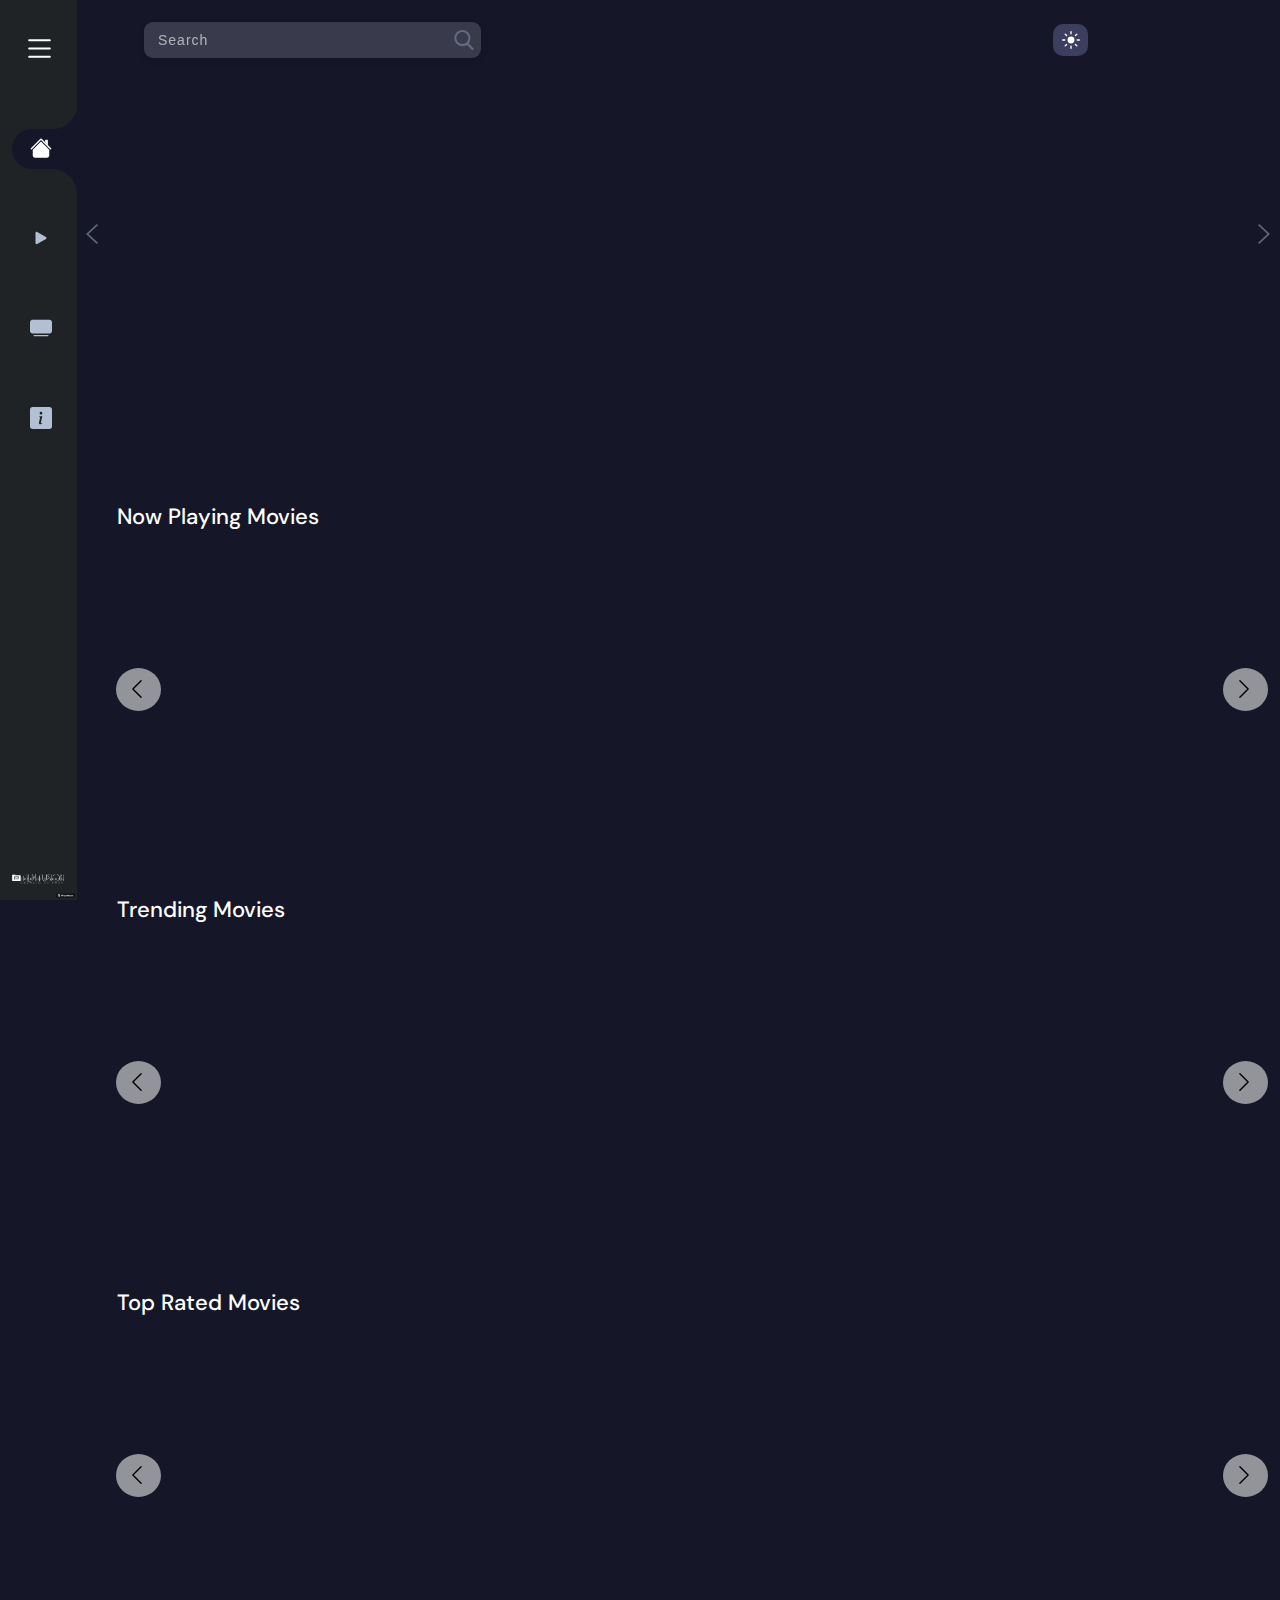
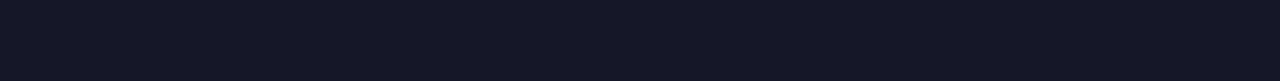
<file: FilmFusion-Main/index.html>
<!DOCTYPE html>
<html lang="en">

<head>
    <meta charset="UTF-8" />
    <meta http-equiv="X-UA-Compatible" content="IE=edge" />
    <meta name="viewport" content="width=device-width, initial-scale=1.0" />
    <link rel="icon" type="image/png" sizes="32x32" href="./resources/D moviesand tv show.png" />
    <title>Home | FilmFusion</title>
    <meta name="fl-verify" content="dedcf2e26533b422a0f9394b8a10ef49">
    <link rel="preconnect" href="https://fonts.googleapis.com" />
    <link rel="preconnect" href="https://fonts.gstatic.com" crossorigin />
    <link href="https://fonts.googleapis.com/css2?family=DM+Sans:wght@400;500;700&display=swap" rel="stylesheet" />
    <link rel="preconnect" href="https://fonts.googleapis.com" />
    <link rel="preconnect" href="https://fonts.gstatic.com" crossorigin />
    <link href="https://fonts.googleapis.com/css2?family=Kumbh+Sans:wght@400;500;600;700&display=swap"
        rel="stylesheet" />
    <link
        href="https://fonts.googleapis.com/css2?family=Fraunces:opsz,wght@9..144,700;9..144,900&family=Pacifico&display=swap"
        rel="stylesheet">
    <link rel="stylesheet" href="./style.css" />
</head>

<body class="body">

    <main class="main">


        <div class="overlay"></div>
        <div class="overlay_side_navabar"></div>
        <div class="sidenav_container">
            <nav class="sidenav">

                <svg xmlns="http://www.w3.org/2000/svg" width="18" height="18" fill="#ffff"
                    class="arrow_left bi-arrow-left" viewBox="0 0 16 16">
                    <path fill-rule="evenodd"
                        d="M15 8a.5.5 0 0 0-.5-.5H2.707l3.147-3.146a.5.5 0 1 0-.708-.708l-4 4a.5.5 0 0 0 0 .708l4 4a.5.5 0 0 0 .708-.708L2.707 8.5H14.5A.5.5 0 0 0 15 8z" />
                </svg>
                <h3 class="title">FILMFUSION</h3>
                <svg xmlns="http://www.w3.org/2000/svg" width="33" height="33" fill="currentColor"
                    class="hamburger bi-list" viewBox="0 0 16 16">
                    <path class="pathh pathhphone" fill-rule="evenodd"
                        d="M2.5 12a.5.5 0 0 1 .5-.5h10a.5.5 0 0 1 0 1H3a.5.5 0 0 1-.5-.5zm0-4a.5.5 0 0 1 .5-.5h10a.5.5 0 0 1 0 1H3a.5.5 0 0 1-.5-.5zm0-4a.5.5 0 0 1 .5-.5h10a.5.5 0 0 1 0 1H3a.5.5 0 0 1-.5-.5z" />
                </svg>
                <div class="menu">
                    <h4 class="menu_title">Menu</h4>
                    <ul class="menu_ul">
                        <li class="home">
                            <a class="sidenavlinks" href="./index.html"><svg xmlns="http://www.w3.org/2000/svg"
                                    width="22" height="22" fill="currentColor" class="bi bi-house-fill"
                                    viewBox="0 0 16 16">
                                    <path class="path" fill-rule="evenodd"
                                        d="m8 3.293 6 6V13.5a1.5 1.5 0 0 1-1.5 1.5h-9A1.5 1.5 0 0 1 2 13.5V9.293l6-6zm5-.793V6l-2-2V2.5a.5.5 0 0 1 .5-.5h1a.5.5 0 0 1 .5.5z" />
                                    <path class="path" fill-rule="evenodd"
                                        d="M7.293 1.5a1 1 0 0 1 1.414 0l6.647 6.646a.5.5 0 0 1-.708.708L8 2.207 1.354 8.854a.5.5 0 1 1-.708-.708L7.293 1.5z" />
                                </svg><span class="Home_title title_span">Home</span></a>
                        </li>
                        <li class="movie">
                            <a class="sidenavlinks" href="./moviesGenre.html">
                                <svg xmlns="http://www.w3.org/2000/svg" width="22" height="22" fill="currentColor"
                                    class="bi bi-play-fill" viewBox="0 0 16 16">
                                    <path class="path"
                                        d="m11.596 8.697-6.363 3.692c-.54.313-1.233-.066-1.233-.697V4.308c0-.63.692-1.01 1.233-.696l6.363 3.692a.802.802 0 0 1 0 1.393z" />
                                </svg>
                                <span class="movie_name title_span">Movies</span></a>
                        </li>
                        <li class="tv_shows">
                            <a class="sidenavlinks" href="./tvShows.html">
                                <svg xmlns="http://www.w3.org/2000/svg" width="22" height="22" fill="currentColor"
                                    class="bi bi-tv-fill" viewBox="0 0 16 16">
                                    <path class="path"
                                        d="M2.5 13.5A.5.5 0 0 1 3 13h10a.5.5 0 0 1 0 1H3a.5.5 0 0 1-.5-.5zM2 2h12s2 0 2 2v6s0 2-2 2H2s-2 0-2-2V4s0-2 2-2z" />
                                </svg>
                                <span class="tv_shows_title title_span">Shows</span></a>
                        </li>
                        <li class="settings">
                            <a class="sidenavlinks" href="./About.html">
                                <svg xmlns="http://www.w3.org/2000/svg" width="22" height="22" fill="currentColor"
                                    class="bi bi-info-square-fill" viewBox="0 0 16 16">
                                    <path class="path"
                                        d="M0 2a2 2 0 0 1 2-2h12a2 2 0 0 1 2 2v12a2 2 0 0 1-2 2H2a2 2 0 0 1-2-2V2zm8.93 4.588-2.29.287-.082.38.45.083c.294.07.352.176.288.469l-.738 3.468c-.194.897.105 1.319.808 1.319.545 0 1.178-.252 1.465-.598l.088-.416c-.2.176-.492.246-.686.246-.275 0-.375-.193-.304-.533L8.93 6.588zM8 5.5a1 1 0 1 0 0-2 1 1 0 0 0 0 2z" />
                                </svg><span class="settings_title title_span">About</span></a>
                        </li>
                    </ul>
                </div>
            </nav>
        </div>
        <section class="section_one">
            <div class="nav_paremt_conatainer">
                <nav class="navContainer">
                    <svg xmlns="http://www.w3.org/2000/svg" width="33" height="33" fill="currentColor"
                        class="hamburger hamburgerphone bi-list" viewBox="0 0 16 16">
                        <path class="pathh" fill-rule="evenodd"
                            d="M2.5 12a.5.5 0 0 1 .5-.5h10a.5.5 0 0 1 0 1H3a.5.5 0 0 1-.5-.5zm0-4a.5.5 0 0 1 .5-.5h10a.5.5 0 0 1 0 1H3a.5.5 0 0 1-.5-.5zm0-4a.5.5 0 0 1 .5-.5h10a.5.5 0 0 1 0 1H3a.5.5 0 0 1-.5-.5z" />
                    </svg>
                    <input class="search" type="text" placeholder="Search " />
                    <div class="light_darkmode" data-theme="black"></div>
                </nav>
            </div>
            <section class="section_two">
                <!-- <h3 class="home_header">Home</h3> -->
                <div class="Home_header_container">

                    <div class="trending_container">
                        <div class="Trending_arrow_container">
                            <?xml version="1.0" ?>
                            <!DOCTYPE svg
                                PUBLIC '-//W3C//DTD SVG 1.1//EN' 'http://www.w3.org/Graphics/SVG/1.1/DTD/svg11.dtd'><svg
                                class="trending_arrow trending_left_btn" height="512px" id="Layer_1"
                                style="enable-background:new 0 0 512 512;" version="1.1" viewBox="0 0 512 512"
                                xml:space="preserve" xmlns="http://www.w3.org/2000/svg"
                                xmlns:xlink="http://www.w3.org/1999/xlink">
                                <polygon points="352,115.4 331.3,96 160,256 331.3,416 352,396.7 201.5,256 " />
                            </svg>
                            <?xml version="1.0" ?>
                            <!DOCTYPE svg
                                PUBLIC '-//W3C//DTD SVG 1.1//EN' 'http://www.w3.org/Graphics/SVG/1.1/DTD/svg11.dtd'><svg
                                class="trending_arrow trending_right_btn" height="512px" id="Layer_1"
                                style="enable-background:new 0 0 512 512;" version="1.1" viewBox="0 0 512 512"
                                xml:space="preserve" xmlns="http://www.w3.org/2000/svg"
                                xmlns:xlink="http://www.w3.org/1999/xlink">
                                <polygon points="160,115.4 180.7,96 352,256 180.7,416 160,396.7 310.5,256 " />
                            </svg>

                        </div>

                        <div class="trending_poster trending_div_container">

                        </div>
                    </div>

                </div>
                <section class="Now_playing_movies_container Now_playing_movies_container_trend" id="nowplaying">
                    <h4 class="Now_playing_movies_container_title">
                        Now Playing Movies
                    </h4>

                    <svg xmlns="http://www.w3.org/2000/svg" width="16" height="16" fill="currentColor"
                        class="leftarrow arrowbtn bi-chevron-left" viewBox="0 0 16 16">
                        <path fill-rule="evenodd"
                            d="M11.354 1.646a.5.5 0 0 1 0 .708L5.707 8l5.647 5.646a.5.5 0 0 1-.708.708l-6-6a.5.5 0 0 1 0-.708l6-6a.5.5 0 0 1 .708 0z" />
                    </svg>
                    <svg xmlns="http://www.w3.org/2000/svg" width="16" height="16" fill="currentColor"
                        class="rightarrow rightarrowindex arrowbtn bi-chevron-right" viewBox="0 0 16 16">
                        <path fill-rule="evenodd"
                            d="M4.646 1.646a.5.5 0 0 1 .708 0l6 6a.5.5 0 0 1 0 .708l-6 6a.5.5 0 0 1-.708-.708L10.293 8 4.646 2.354a.5.5 0 0 1 0-.708z" />
                    </svg>
                    <div class="Now_playing_movies_div"></div>
                </section>
                <section class="Now_playing_movies_container" id="Trendingmovies">
                    <h4 class="Now_playing_movies_container_title">Trending Movies</h4>

                    <svg xmlns="http://www.w3.org/2000/svg" width="16" height="16" fill="currentColor"
                        class="leftarrow arrowbtn bi-chevron-left" viewBox="0 0 16 16">
                        <path fill-rule="evenodd"
                            d="M11.354 1.646a.5.5 0 0 1 0 .708L5.707 8l5.647 5.646a.5.5 0 0 1-.708.708l-6-6a.5.5 0 0 1 0-.708l6-6a.5.5 0 0 1 .708 0z" />
                    </svg>
                    <svg xmlns="http://www.w3.org/2000/svg" width="16" height="16" fill="currentColor"
                        class="rightarrow rightarrowindex arrowbtn bi-chevron-right" viewBox="0 0 16 16">
                        <path fill-rule="evenodd"
                            d="M4.646 1.646a.5.5 0 0 1 .708 0l6 6a.5.5 0 0 1 0 .708l-6 6a.5.5 0 0 1-.708-.708L10.293 8 4.646 2.354a.5.5 0 0 1 0-.708z" />
                    </svg>
                    <div class="current_popular_movies_div"></div>
                </section>
                <section class="Now_playing_movies_container" id="toprated">
                    <h4 class="Now_playing_movies_container_title">Top Rated Movies</h4>

                    <svg xmlns="http://www.w3.org/2000/svg" width="16" height="16" fill="currentColor"
                        class="leftarrow arrowbtn bi-chevron-left" viewBox="0 0 16 16">
                        <path fill-rule="evenodd"
                            d="M11.354 1.646a.5.5 0 0 1 0 .708L5.707 8l5.647 5.646a.5.5 0 0 1-.708.708l-6-6a.5.5 0 0 1 0-.708l6-6a.5.5 0 0 1 .708 0z" />
                    </svg>
                    <svg xmlns="http://www.w3.org/2000/svg" width="16" height="16" fill="currentColor"
                        class="rightarrow rightarrowindex arrowbtn bi-chevron-right" viewBox="0 0 16 16">
                        <path fill-rule="evenodd"
                            d="M4.646 1.646a.5.5 0 0 1 .708 0l6 6a.5.5 0 0 1 0 .708l-6 6a.5.5 0 0 1-.708-.708L10.293 8 4.646 2.354a.5.5 0 0 1 0-.708z" />
                    </svg>
                    <div class="Top_rated_movies_div"></div>
                </section>
            </section>
        </section>
    </main>

    <script src="./scriptl.js"></script>
    <script data-name="BMC-Widget" data-cfasync="false" src="https://cdnjs.buymeacoffee.com/1.0.0/widget.prod.min.js"
        data-id="Subratkumar" data-description="Support me on Buy me a coffee!"
        data-message="Thank you for visiting. You can now buy me a coffee." data-color="#5F7FFF" data-position="Right"
        data-x_margin="18" data-y_margin="18"></script>
</body>

</html>
</file>
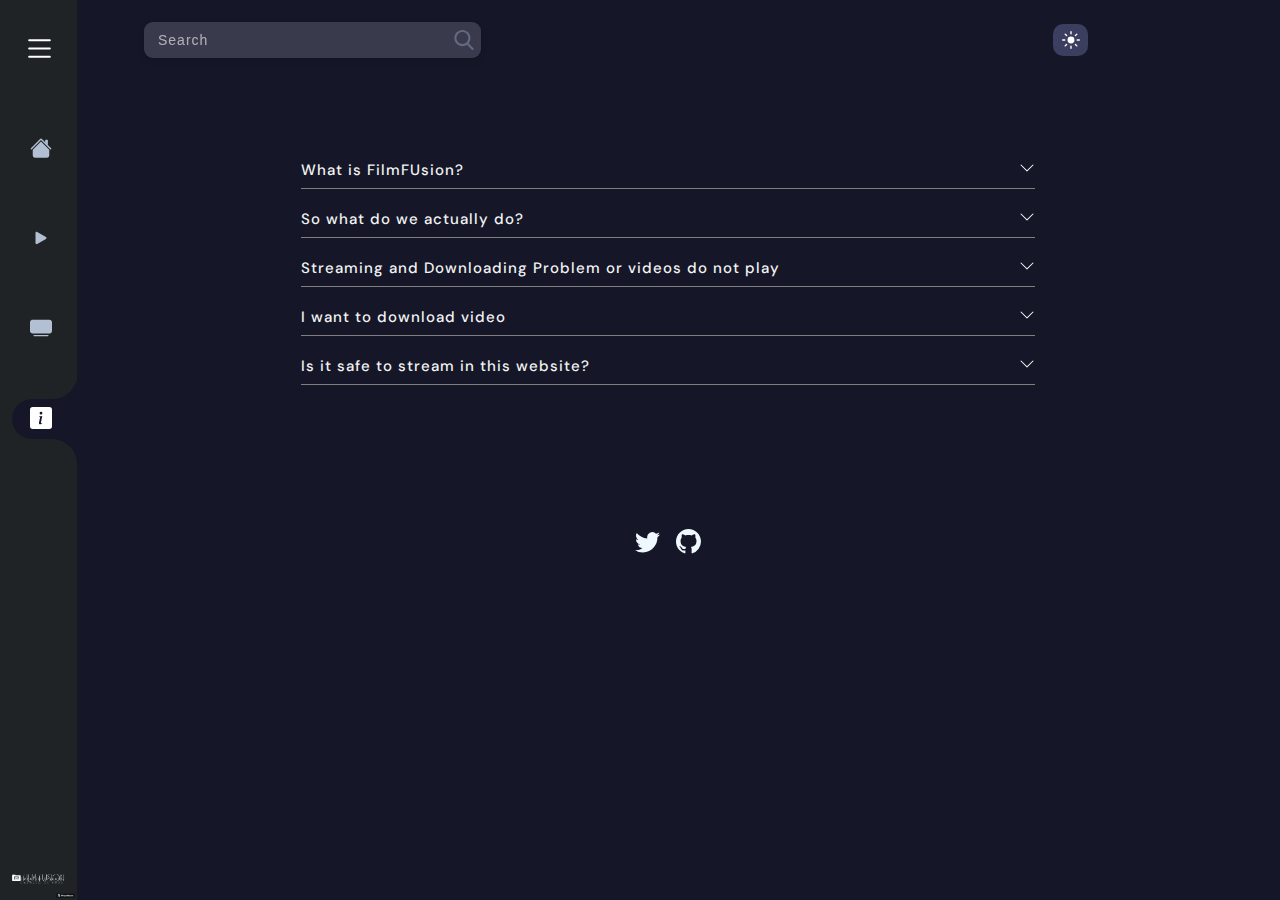
<file: FilmFusion-Main/About.html>
<!DOCTYPE html>
<html lang="en">

<head>
    <meta charset="UTF-8" />
    <meta http-equiv="X-UA-Compatible" content="IE=edge" />
    <meta name="viewport" content="width=device-width, initial-scale=1.0" />
    <link rel="icon" type="image/png" sizes="32x32" href="./resources/D moviesand tv show.png">
    <title>Home | FilmFusion</title>
    <link rel="preconnect" href="https://fonts.googleapis.com" />
    <link rel="preconnect" href="https://fonts.gstatic.com" crossorigin />
    <link href="https://fonts.googleapis.com/css2?family=DM+Sans:wght@400;500;700&display=swap" rel="stylesheet" />
    <link rel="preconnect" href="https://fonts.googleapis.com" />
    <link rel="preconnect" href="https://fonts.gstatic.com" crossorigin />
    <link href="https://fonts.googleapis.com/css2?family=Kumbh+Sans:wght@400;500;600;700&display=swap"
        rel="stylesheet" />
    <link rel="stylesheet" href="./style.css" />
</head>

<body class="body">
    <main class="main">
        <section class="alertMsg">
            <h2 class="alertMsg_header">TV shows added</h2>
            <p class="alertMsg_para">Search now includes movies and tv shows.
                More updates coming soon !!! <br> stay tuned Thank You!😊</p>
            <button class="okaybtn">Okay</button>
        </section>
        <div class="overlay"></div>
        <div class="overlay_side_navabar"></div>
        <div class="sidenav_container">
            <nav class="sidenav">
                <svg xmlns="http://www.w3.org/2000/svg" width="18" height="18" fill="#ffff"
                    class="arrow_left bi-arrow-left" viewBox="0 0 16 16">
                    <path fill-rule="evenodd"
                        d="M15 8a.5.5 0 0 0-.5-.5H2.707l3.147-3.146a.5.5 0 1 0-.708-.708l-4 4a.5.5 0 0 0 0 .708l4 4a.5.5 0 0 0 .708-.708L2.707 8.5H14.5A.5.5 0 0 0 15 8z" />
                </svg>
                <h3 class="title">FILMFUSION</h3>
                <svg xmlns="http://www.w3.org/2000/svg" width="33" height="33" fill="currentColor"
                    class="hamburger bi-list" viewBox="0 0 16 16">
                    <path class="pathh pathhphone" fill-rule="evenodd"
                        d="M2.5 12a.5.5 0 0 1 .5-.5h10a.5.5 0 0 1 0 1H3a.5.5 0 0 1-.5-.5zm0-4a.5.5 0 0 1 .5-.5h10a.5.5 0 0 1 0 1H3a.5.5 0 0 1-.5-.5zm0-4a.5.5 0 0 1 .5-.5h10a.5.5 0 0 1 0 1H3a.5.5 0 0 1-.5-.5z" />
                </svg>
                <div class="menu">
                    <h4 class="menu_title">Menu</h4>
                    <ul class="menu_ul">
                        <li class="home">
                            <a class="sidenavlinks" href="./index.html"><svg xmlns="http://www.w3.org/2000/svg"
                                    width="22" height="22" fill="currentColor" class="bi bi-house-fill"
                                    viewBox="0 0 16 16">
                                    <path class="path" fill-rule="evenodd"
                                        d="m8 3.293 6 6V13.5a1.5 1.5 0 0 1-1.5 1.5h-9A1.5 1.5 0 0 1 2 13.5V9.293l6-6zm5-.793V6l-2-2V2.5a.5.5 0 0 1 .5-.5h1a.5.5 0 0 1 .5.5z" />
                                    <path class="path" fill-rule="evenodd"
                                        d="M7.293 1.5a1 1 0 0 1 1.414 0l6.647 6.646a.5.5 0 0 1-.708.708L8 2.207 1.354 8.854a.5.5 0 1 1-.708-.708L7.293 1.5z" />
                                </svg><span class="Home_title title_span">Home</span></a>
                        </li>
                        <li class="movie">
                            <a class="sidenavlinks" href="./moviesGenre.html">
                                <svg xmlns="http://www.w3.org/2000/svg" width="22" height="22" fill="currentColor"
                                    class="bi bi-play-fill" viewBox="0 0 16 16">
                                    <path class="path"
                                        d="m11.596 8.697-6.363 3.692c-.54.313-1.233-.066-1.233-.697V4.308c0-.63.692-1.01 1.233-.696l6.363 3.692a.802.802 0 0 1 0 1.393z" />
                                </svg>
                                <span class="movie_name title_span">Movies</span></a>
                        </li>
                        <li class="tv_shows">
                            <a class="sidenavlinks" href="./tvShows.html">
                                <svg xmlns="http://www.w3.org/2000/svg" width="22" height="22" fill="currentColor"
                                    class="bi bi-tv-fill" viewBox="0 0 16 16">
                                    <path class="path"
                                        d="M2.5 13.5A.5.5 0 0 1 3 13h10a.5.5 0 0 1 0 1H3a.5.5 0 0 1-.5-.5zM2 2h12s2 0 2 2v6s0 2-2 2H2s-2 0-2-2V4s0-2 2-2z" />
                                </svg>
                                <span class="tv_shows_title title_span">Shows</span></a>
                        </li>
                        <li class="settings">
                            <a class="sidenavlinks" href="./About.html">
                                <svg xmlns="http://www.w3.org/2000/svg" width="22" height="22" fill="currentColor"
                                    class="bi bi-info-square-fill" viewBox="0 0 16 16">
                                    <path class="path"
                                        d="M0 2a2 2 0 0 1 2-2h12a2 2 0 0 1 2 2v12a2 2 0 0 1-2 2H2a2 2 0 0 1-2-2V2zm8.93 4.588-2.29.287-.082.38.45.083c.294.07.352.176.288.469l-.738 3.468c-.194.897.105 1.319.808 1.319.545 0 1.178-.252 1.465-.598l.088-.416c-.2.176-.492.246-.686.246-.275 0-.375-.193-.304-.533L8.93 6.588zM8 5.5a1 1 0 1 0 0-2 1 1 0 0 0 0 2z" />
                                </svg><span class="settings_title title_span">About</span></a>
                        </li>
                    </ul>
                </div>
            </nav>
        </div>
        <section class="section_one">
            <div class="nav_paremt_conatainer">
                <nav class="navContainer">
                    <svg xmlns="http://www.w3.org/2000/svg" width="33" height="33" fill="currentColor"
                        class="hamburger hamburgerphone bi-list" viewBox="0 0 16 16">
                        <path class="pathh" fill-rule="evenodd"
                            d="M2.5 12a.5.5 0 0 1 .5-.5h10a.5.5 0 0 1 0 1H3a.5.5 0 0 1-.5-.5zm0-4a.5.5 0 0 1 .5-.5h10a.5.5 0 0 1 0 1H3a.5.5 0 0 1-.5-.5zm0-4a.5.5 0 0 1 .5-.5h10a.5.5 0 0 1 0 1H3a.5.5 0 0 1-.5-.5z" />
                    </svg>
                    <input class="search" type="text" placeholder="Search " />
                    <div class="light_darkmode" data-theme="black"></div>
                </nav>
            </div>
            <section class="section_two about_section_two">
                <section class="about_container">
                    <div class="card">
                        <div class="header_card">
                            <h3>What is FilmFUsion?</h3><span><svg xmlns="http://www.w3.org/2000/svg" width="16"
                                    height="16" fill="white" class="bi bi-chevron-down" viewBox="0 0 16 16">
                                    <path class="about_arrow" fill-rule="evenodd"
                                        d="M1.646 4.646a.5.5 0 0 1 .708 0L8 10.293l5.646-5.647a.5.5 0 0 1 .708.708l-6 6a.5.5 0 0 1-.708 0l-6-6a.5.5 0 0 1 0-.708z" />
                                </svg></span>
                        </div>
                        <blockquote>Just like every other website, this website is also a streaming site that helps to
                            easily access
                            all the TV shows and movies we wanted, without spending hours searching for them.
                        </blockquote>
                    </div>


                    <div class="card">
                        <div class="header_card">
                            <h3>So what do we actually do?</h3><span><svg xmlns="http://www.w3.org/2000/svg" width="16"
                                    height="16" fill="white" class="bi bi-chevron-down" viewBox="0 0 16 16">
                                    <path class="about_arrow" fill-rule="evenodd"
                                        d="M1.646 4.646a.5.5 0 0 1 .708 0L8 10.293l5.646-5.647a.5.5 0 0 1 .708.708l-6 6a.5.5 0 0 1-.708 0l-6-6a.5.5 0 0 1 0-.708z" />
                                </svg></span>
                        </div>
                        <blockquote>Well, let me tell you what we don’t do: we definitely don’t illegally host our
                            files. We do not store any copyright-protected content on our website. Any linked content is
                            stored only in third-party
                            websites. This is a promotional website only. All files placed here are for
                            introducing purpose. We highly ENCOURAGE users to BUY the CDs or DVDs of the movie or the
                            music they like.
                        </blockquote>
                    </div>

                    <div class="card">
                        <div class="header_card">
                            <h3>Streaming and Downloading Problem or videos do not play</h3><span><svg
                                    xmlns="http://www.w3.org/2000/svg" width="16" height="16" fill="white"
                                    class="bi bi-chevron-down" viewBox="0 0 16 16">
                                    <path class="about_arrow" fill-rule="evenodd"
                                        d="M1.646 4.646a.5.5 0 0 1 .708 0L8 10.293l5.646-5.647a.5.5 0 0 1 .708.708l-6 6a.5.5 0 0 1-.708 0l-6-6a.5.5 0 0 1 0-.708z" />
                                </svg></span>
                        </div>
                        <blockquote>When you go on the page with the episode, in 99% of the cases there is a video
                            player. What you have to do is click the Play button, of course. If it does not work (Don’tbe judgmental! Everybody makes mistakes!), Cause this site only made for review purpose,
                            Theres not any download option Try choosing
                            different server, it will definitely solve the problem.
                        </blockquote>
                    </div>
                    <div class="card">
                        <div class="header_card">
                            <h3> I want to download video</h3><span><svg xmlns="http://www.w3.org/2000/svg" width="16"
                                    height="16" fill="white" class="bi bi-chevron-down" viewBox="0 0 16 16">
                                    <path class="about_arrow" fill-rule="evenodd"
                                        d="M1.646 4.646a.5.5 0 0 1 .708 0L8 10.293l5.646-5.647a.5.5 0 0 1 .708.708l-6 6a.5.5 0 0 1-.708 0l-6-6a.5.5 0 0 1 0-.708z" />
                                </svg></span>
                        </div>
                        <blockquote>Since we don't store any files, so we don't have any download feature here. All
                            files found on this site have been collected from various sources across the web and are
                            believed to be in the public domain.
                        </blockquote>
                    </div>
                    <div class="card">
                        <div class="header_card">
                            <h3>Is it safe to stream in this website?</h3><span><svg xmlns="http://www.w3.org/2000/svg"
                                    width="16" height="16" fill="white" class="bi bi-chevron-down" viewBox="0 0 16 16">
                                    <path class="about_arrow" fill-rule="evenodd"
                                        d="M1.646 4.646a.5.5 0 0 1 .708 0L8 10.293l5.646-5.647a.5.5 0 0 1 .708.708l-6 6a.5.5 0 0 1-.708 0l-6-6a.5.5 0 0 1 0-.708z" />
                                </svg></span>
                        </div>
                        <blockquote>This website is undoubtedly safer to stream, however downloading, uploading is
                            illegal. You will not get into any trouble while using our website. It's highly not
                            recommended to download the files and share them to the public, It might get you in trouble.
                        </blockquote>
                    </div>
                </section>
                <section class="contactUs">

                    <a href="https://twitter.com/@SubratK08" target="_blank"><svg xmlns="http://www.w3.org/2000/svg"
                            width="25" height="25" fill="currentColor" class="aboutSvg bi-twitter" viewBox="0 0 16 16">
                            <path
                                d="M5.026 15c6.038 0 9.341-5.003 9.341-9.334 0-.14 0-.282-.006-.422A6.685 6.685 0 0 0 16 3.542a6.658 6.658 0 0 1-1.889.518 3.301 3.301 0 0 0 1.447-1.817 6.533 6.533 0 0 1-2.087.793A3.286 3.286 0 0 0 7.875 6.03a9.325 9.325 0 0 1-6.767-3.429 3.289 3.289 0 0 0 1.018 4.382A3.323 3.323 0 0 1 .64 6.575v.045a3.288 3.288 0 0 0 2.632 3.218 3.203 3.203 0 0 1-.865.115 3.23 3.23 0 0 1-.614-.057 3.283 3.283 0 0 0 3.067 2.277A6.588 6.588 0 0 1 .78 13.58a6.32 6.32 0 0 1-.78-.045A9.344 9.344 0 0 0 5.026 15z" />
                        </svg></a>
                    <a href="https://github.com/Subrat-maker" target="_blank"><svg xmlns="http://www.w3.org/2000/svg"
                            width="25" height="25" fill="currentColor" class="aboutSvg bi-github" viewBox="0 0 16 16">
                            <path
                                d="M8 0C3.58 0 0 3.58 0 8c0 3.54 2.29 6.53 5.47 7.59.4.07.55-.17.55-.38 0-.19-.01-.82-.01-1.49-2.01.37-2.53-.49-2.69-.94-.09-.23-.48-.94-.82-1.13-.28-.15-.68-.52-.01-.53.63-.01 1.08.58 1.23.82.72 1.21 1.87.87 2.33.66.07-.52.28-.87.51-1.07-1.78-.2-3.64-.89-3.64-3.95 0-.87.31-1.59.82-2.15-.08-.2-.36-1.02.08-2.12 0 0 .67-.21 2.2.82.64-.18 1.32-.27 2-.27.68 0 1.36.09 2 .27 1.53-1.04 2.2-.82 2.2-.82.44 1.1.16 1.92.08 2.12.51.56.82 1.27.82 2.15 0 3.07-1.87 3.75-3.65 3.95.29.25.54.73.54 1.48 0 1.07-.01 1.93-.01 2.2 0 .21.15.46.55.38A8.012 8.012 0 0 0 16 8c0-4.42-3.58-8-8-8z" />
                        </svg></a>
                </section>
            </section>
        </section>

        </section>

    </main>
    <script src="./About.js"></script>
</body>

</html>
</file>
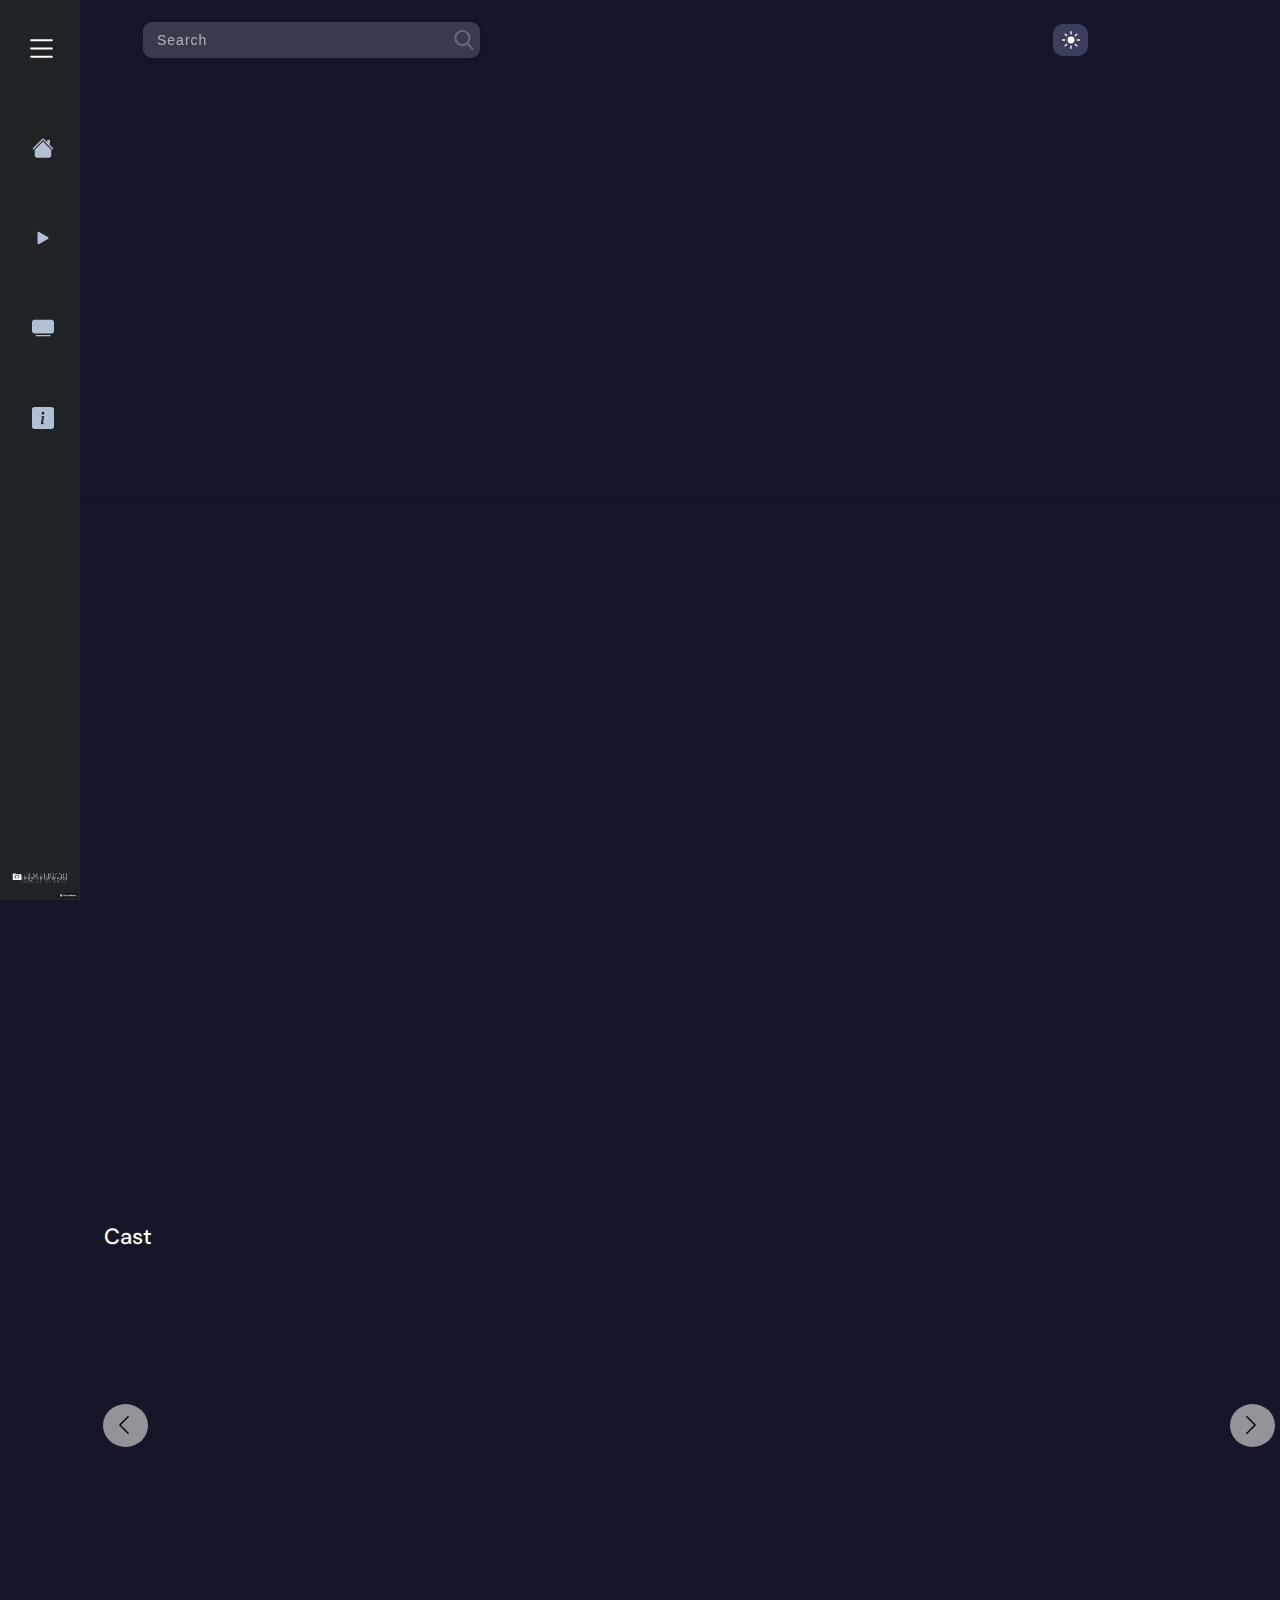
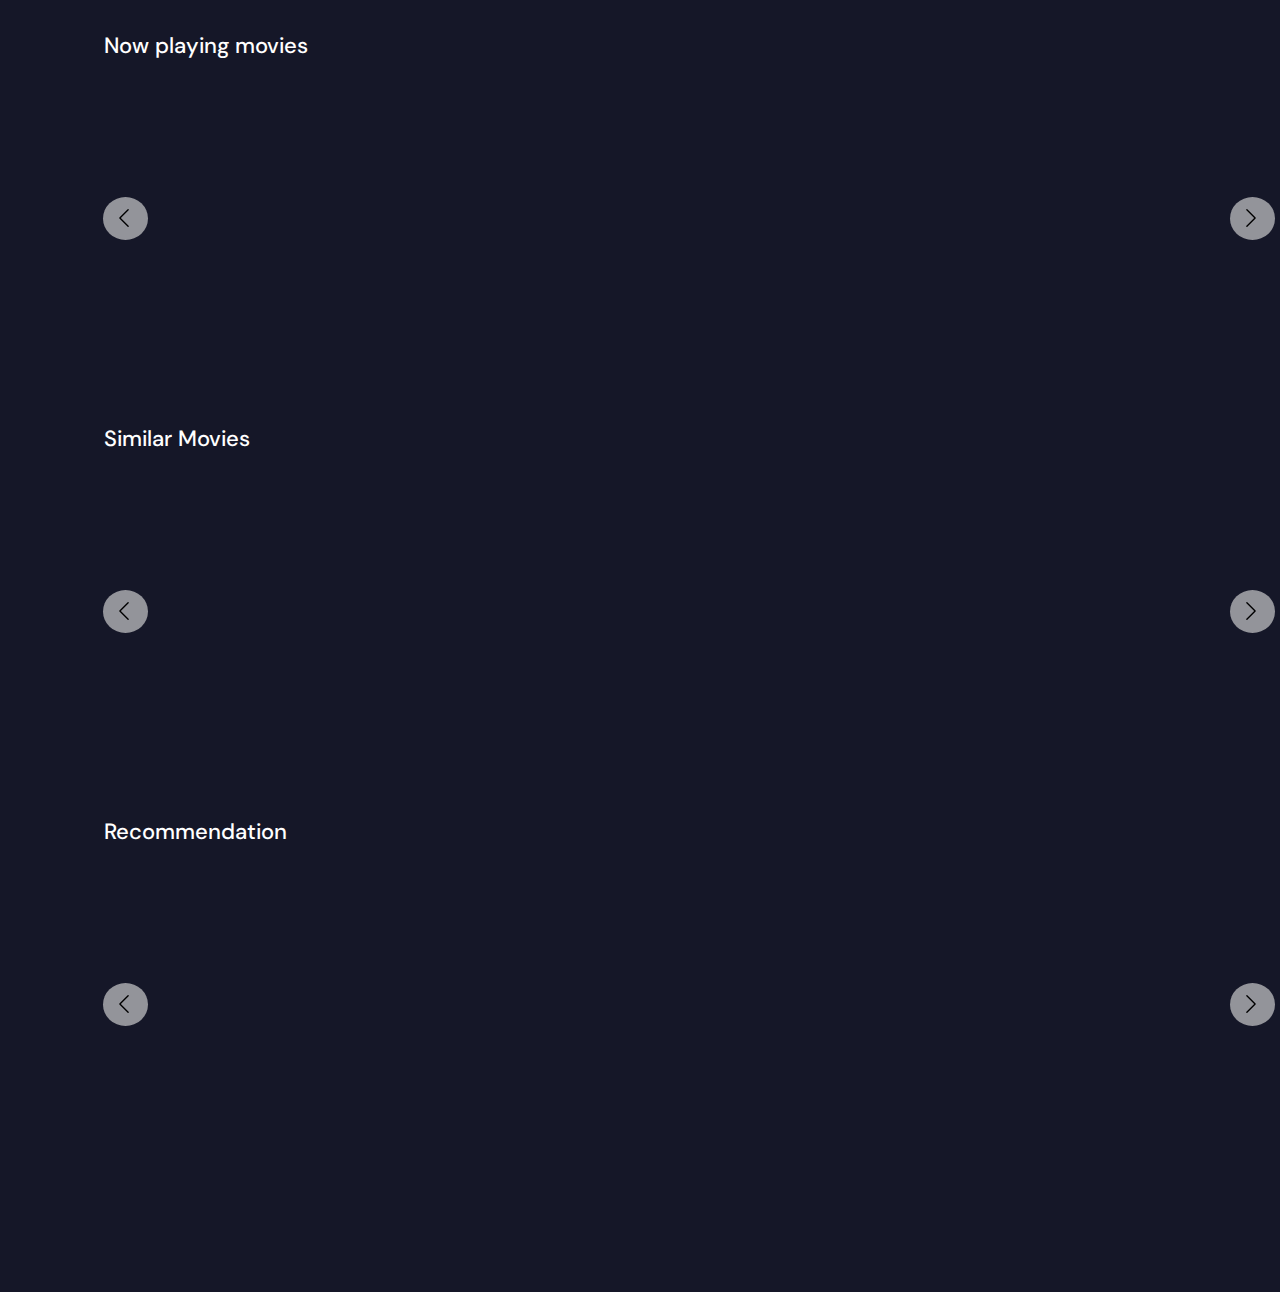
<file: FilmFusion-Main/movieDetail.html>
<!DOCTYPE html>
<html lang="en">

<head>
    <meta charset="UTF-8">
    <meta http-equiv="X-UA-Compatible" content="IE=edge">
    <meta name="viewport" content="width=device-width, initial-scale=1.0">
    <title>FilmFusion</title>
    <link rel="icon" type="image/png" sizes="32x32" href="./resources/D moviesand tv show.png">
    <link rel="preconnect" href="https://fonts.googleapis.com">
    <link rel="preconnect" href="https://fonts.gstatic.com" crossorigin>
    <link href="https://fonts.googleapis.com/css2?family=DM+Sans:wght@400;500;700&display=swap" rel="stylesheet">
    <link rel="preconnect" href="https://fonts.googleapis.com">
    <link rel="preconnect" href="https://fonts.gstatic.com" crossorigin>
    <link href="https://fonts.googleapis.com/css2?family=Kumbh+Sans:wght@400;500;600;700&display=swap" rel="stylesheet">
    <link rel="stylesheet" href="./style.css">
</head>

<body class="body">

    <div class="preloader">
        <div class="wrapper">
            <div class="circle"></div>
            <div class="circle"></div>
            <div class="circle"></div>
            <div class="shadow"></div>
            <div class="shadow"></div>
            <div class="shadow"></div>
            <span>Loading</span>
        </div>


    </div>


    <main class="main">
        <div class=" overlay overlay2"></div>
        <div class="overlay_side_navabar"></div>
        <div class="sidenav_container_movieDetail">
            <div class="sidenav_child_container">
                <nav class="sidenav sidenav_2">
                    <svg xmlns="http://www.w3.org/2000/svg" width="18" height="18" fill="#ffff"
                        class="arrow_left bi-arrow-left" viewBox="0 0 16 16">
                        <path fill-rule="evenodd"
                            d="M15 8a.5.5 0 0 0-.5-.5H2.707l3.147-3.146a.5.5 0 1 0-.708-.708l-4 4a.5.5 0 0 0 0 .708l4 4a.5.5 0 0 0 .708-.708L2.707 8.5H14.5A.5.5 0 0 0 15 8z" />
                    </svg>
                    <h3 class="title">FILMFUSION</h3>
                    <svg xmlns="http://www.w3.org/2000/svg" width="33" height="33" fill="currentColor"
                        class="hamburger bi-list" viewBox="0 0 16 16">
                        <path class="pathh pathhphone" fill-rule="evenodd"
                            d="M2.5 12a.5.5 0 0 1 .5-.5h10a.5.5 0 0 1 0 1H3a.5.5 0 0 1-.5-.5zm0-4a.5.5 0 0 1 .5-.5h10a.5.5 0 0 1 0 1H3a.5.5 0 0 1-.5-.5zm0-4a.5.5 0 0 1 .5-.5h10a.5.5 0 0 1 0 1H3a.5.5 0 0 1-.5-.5z" />
                    </svg>
                    <div class="menu">
                        <h4 class="menu_title">Menu</h4>
                        <ul class="menu_ul">
                            <li class="home">
                                <a class="sidenavlinks" href="./index.html"><svg xmlns="http://www.w3.org/2000/svg"
                                        width="22" height="22" fill="currentColor" class="bi bi-house-fill"
                                        viewBox="0 0 16 16">
                                        <path class="path" fill-rule="evenodd"
                                            d="m8 3.293 6 6V13.5a1.5 1.5 0 0 1-1.5 1.5h-9A1.5 1.5 0 0 1 2 13.5V9.293l6-6zm5-.793V6l-2-2V2.5a.5.5 0 0 1 .5-.5h1a.5.5 0 0 1 .5.5z" />
                                        <path class="path" fill-rule="evenodd"
                                            d="M7.293 1.5a1 1 0 0 1 1.414 0l6.647 6.646a.5.5 0 0 1-.708.708L8 2.207 1.354 8.854a.5.5 0 1 1-.708-.708L7.293 1.5z" />
                                    </svg><span class="Home_title title_span">Home</span></a>
                            </li>
                            <li class="movie">
                                <a class="sidenavlinks" href="./moviesGenre.html">
                                    <svg xmlns="http://www.w3.org/2000/svg" width="22" height="22" fill="currentColor"
                                        class="bi bi-play-fill" viewBox="0 0 16 16">
                                        <path class="path"
                                            d="m11.596 8.697-6.363 3.692c-.54.313-1.233-.066-1.233-.697V4.308c0-.63.692-1.01 1.233-.696l6.363 3.692a.802.802 0 0 1 0 1.393z" />
                                    </svg>
                                    <span class="movie_name title_span">Movies</span></a>
                            </li>
                            <li class="tv_shows">
                                <a class="sidenavlinks" href="./tvShows.html">
                                    <svg xmlns="http://www.w3.org/2000/svg" width="22" height="22" fill="currentColor"
                                        class="bi bi-tv-fill" viewBox="0 0 16 16">
                                        <path class="path"
                                            d="M2.5 13.5A.5.5 0 0 1 3 13h10a.5.5 0 0 1 0 1H3a.5.5 0 0 1-.5-.5zM2 2h12s2 0 2 2v6s0 2-2 2H2s-2 0-2-2V4s0-2 2-2z" />
                                    </svg>
                                    <span class="tv_shows_title title_span">Shows</span></a>
                            </li>
                            <li class="settings">
                                <a class="sidenavlinks" href="./About.html">
                                    <svg xmlns="http://www.w3.org/2000/svg" width="22" height="22" fill="currentColor"
                                        class="bi bi-info-square-fill" viewBox="0 0 16 16">
                                        <path class="path"
                                            d="M0 2a2 2 0 0 1 2-2h12a2 2 0 0 1 2 2v12a2 2 0 0 1-2 2H2a2 2 0 0 1-2-2V2zm8.93 4.588-2.29.287-.082.38.45.083c.294.07.352.176.288.469l-.738 3.468c-.194.897.105 1.319.808 1.319.545 0 1.178-.252 1.465-.598l.088-.416c-.2.176-.492.246-.686.246-.275 0-.375-.193-.304-.533L8.93 6.588zM8 5.5a1 1 0 1 0 0-2 1 1 0 0 0 0 2z" />
                                    </svg><span class="settings_title title_span">About</span></a>
                            </li>
                        </ul>
                    </div>
                </nav>
            </div>
        </div>
        <section class="section_one section_one_movieDetail">
            <div class="nav_paremt_conatainer movieDetailnav_paremt_conatainer">
                <nav class="navContainer movieDetailnavContainer">
                    <svg xmlns="http://www.w3.org/2000/svg" width="33" height="33" fill="currentColor"
                        class="hamburger hamburgerphone bi-list" viewBox="0 0 16 16">
                        <path class="pathh" fill-rule="evenodd"
                            d="M2.5 12a.5.5 0 0 1 .5-.5h10a.5.5 0 0 1 0 1H3a.5.5 0 0 1-.5-.5zm0-4a.5.5 0 0 1 .5-.5h10a.5.5 0 0 1 0 1H3a.5.5 0 0 1-.5-.5zm0-4a.5.5 0 0 1 .5-.5h10a.5.5 0 0 1 0 1H3a.5.5 0 0 1-.5-.5z" />
                    </svg>
                    <input class="search" type="text" placeholder="Search ">
                    <div class="light_darkmode"></div>
                </nav>
            </div>
            <section class="section_two section_two2">
                <div class="posterbig"></div>
                <div class="poster_big">
                    <div class="gradient"></div>
                    <div class="line"></div>
                </div>
                <section class="movie_details">
                </section>
                <section class="section_story">
                </section>
                <section class="Trailer_section">
                </section>
                <section class=" Now_playing_movies_container Now_playing_movies_container_movieDetail" id="cast_con">
                    <h4 class="Now_playing_movies_container_title">Cast</h4>

                    <svg xmlns="http://www.w3.org/2000/svg" width="16" height="16" fill="currentColor"
                        class="leftarrow arrowbtn bi-chevron-left" viewBox="0 0 16 16">
                        <path fill-rule="evenodd"
                            d="M11.354 1.646a.5.5 0 0 1 0 .708L5.707 8l5.647 5.646a.5.5 0 0 1-.708.708l-6-6a.5.5 0 0 1 0-.708l6-6a.5.5 0 0 1 .708 0z" />
                    </svg>
                    <svg xmlns="http://www.w3.org/2000/svg" width="16" height="16" fill="currentColor"
                        class="rightarrow arrowbtn bi-chevron-right" viewBox="0 0 16 16">
                        <path fill-rule="evenodd"
                            d="M4.646 1.646a.5.5 0 0 1 .708 0l6 6a.5.5 0 0 1 0 .708l-6 6a.5.5 0 0 1-.708-.708L10.293 8 4.646 2.354a.5.5 0 0 1 0-.708z" />
                    </svg>
                    <div class="Casdiv">
                    </div>
                </section>
                <section class=" Now_playing_movies_container Now_playing_movies_container_movieDetail" id="nowplayin">
                    <h4 class="Now_playing_movies_container_title">Now playing movies</h4>

                    <svg xmlns="http://www.w3.org/2000/svg" width="16" height="16" fill="currentColor"
                        class="leftarrow arrowbtn bi-chevron-left" viewBox="0 0 16 16">
                        <path fill-rule="evenodd"
                            d="M11.354 1.646a.5.5 0 0 1 0 .708L5.707 8l5.647 5.646a.5.5 0 0 1-.708.708l-6-6a.5.5 0 0 1 0-.708l6-6a.5.5 0 0 1 .708 0z" />
                    </svg>
                    <svg xmlns="http://www.w3.org/2000/svg" width="16" height="16" fill="currentColor"
                        class="rightarrow arrowbtn bi-chevron-right" viewBox="0 0 16 16">
                        <path fill-rule="evenodd"
                            d="M4.646 1.646a.5.5 0 0 1 .708 0l6 6a.5.5 0 0 1 0 .708l-6 6a.5.5 0 0 1-.708-.708L10.293 8 4.646 2.354a.5.5 0 0 1 0-.708z" />
                    </svg>
                    <div class="Now_playing_movies_div Now_playing_movies_div_movieDetail">
                    </div>
                </section>
                <section
                    class=" Now_playing_movies_container Now_playing_movies_container_movieDetail similar_movies_container"
                    id="Similarovie">
                    <h4 class="Now_playing_movies_container_title">Similar Movies</h4>

                    <svg xmlns="http://www.w3.org/2000/svg" width="16" height="16" fill="currentColor"
                        class="leftarrow arrowbtn bi-chevron-left" viewBox="0 0 16 16">
                        <path fill-rule="evenodd"
                            d="M11.354 1.646a.5.5 0 0 1 0 .708L5.707 8l5.647 5.646a.5.5 0 0 1-.708.708l-6-6a.5.5 0 0 1 0-.708l6-6a.5.5 0 0 1 .708 0z" />
                    </svg>
                    <svg xmlns="http://www.w3.org/2000/svg" width="16" height="16" fill="currentColor"
                        class="rightarrow arrowbtn bi-chevron-right" viewBox="0 0 16 16">
                        <path fill-rule="evenodd"
                            d="M4.646 1.646a.5.5 0 0 1 .708 0l6 6a.5.5 0 0 1 0 .708l-6 6a.5.5 0 0 1-.708-.708L10.293 8 4.646 2.354a.5.5 0 0 1 0-.708z" />
                    </svg>
                    <div class="Now_playing_movies_div Now_playing_movies_div_movieDetail Similar_movies_div">
                    </div>
                </section>
                <section
                    class=" Now_playing_movies_container Now_playing_movies_container_movieDetail reccomendation movie"
                    id="recommenn">
                    <h4 class="Now_playing_movies_container_title">Recommendation</h4>

                    <svg xmlns="http://www.w3.org/2000/svg" width="16" height="16" fill="currentColor"
                        class="leftarrow arrowbtn bi-chevron-left" viewBox="0 0 16 16">
                        <path fill-rule="evenodd"
                            d="M11.354 1.646a.5.5 0 0 1 0 .708L5.707 8l5.647 5.646a.5.5 0 0 1-.708.708l-6-6a.5.5 0 0 1 0-.708l6-6a.5.5 0 0 1 .708 0z" />
                    </svg>
                    <svg xmlns="http://www.w3.org/2000/svg" width="16" height="16" fill="currentColor"
                        class="rightarrow arrowbtn bi-chevron-right" viewBox="0 0 16 16">
                        <path fill-rule="evenodd"
                            d="M4.646 1.646a.5.5 0 0 1 .708 0l6 6a.5.5 0 0 1 0 .708l-6 6a.5.5 0 0 1-.708-.708L10.293 8 4.646 2.354a.5.5 0 0 1 0-.708z" />
                    </svg>
                    <div class="Now_playing_movies_div Now_playing_movies_div_movieDetail recommendation_movies_div">
                    </div>
                </section>
            </section>
        </section>

    </main>
    <script src="./movieDetails.js"></script>
</body>

</html>
</file>
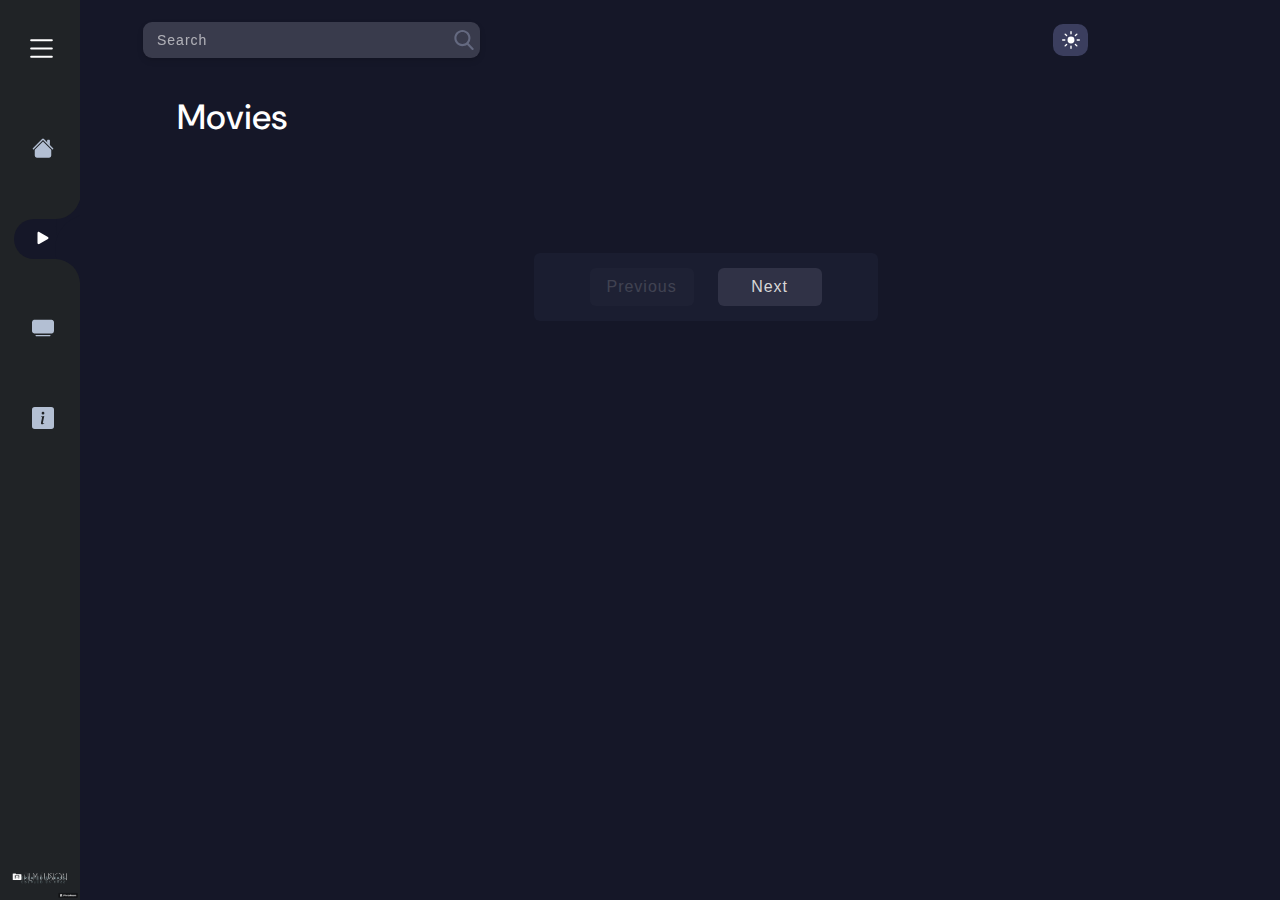
<file: FilmFusion-Main/moviesGenre.html>
<!DOCTYPE html>
<html lang="en">

<head>
    <meta charset="UTF-8">
    <meta http-equiv="X-UA-Compatible" content="IE=edge">
    <meta name="viewport" content="width=device-width, initial-scale=1.0">
    <title>FilmFusion | Movies</title>
    <link rel="icon" type="image/png" sizes="32x32" href="./resources/D moviesand tv show.png">
    <link rel="preconnect" href="https://fonts.googleapis.com">
    <link rel="preconnect" href="https://fonts.gstatic.com" crossorigin>
    <link href="https://fonts.googleapis.com/css2?family=DM+Sans:wght@400;500;700&display=swap" rel="stylesheet">
    <link rel="preconnect" href="https://fonts.googleapis.com">
    <link rel="preconnect" href="https://fonts.gstatic.com" crossorigin>
    <link href="https://fonts.googleapis.com/css2?family=Kumbh+Sans:wght@400;500;600;700&display=swap" rel="stylesheet">
    <link href="https://fonts.googleapis.com/css2?family=Poppins:wght@500&display=swap" rel="stylesheet">
    <link rel="stylesheet" href="./style.css">
</head>

<body class="body">
    <main class="main">
        <div class=" overlay overlay2"></div>
        <div class="overlay_side_navabar"></div>
        <div class="sidenav_container_movieDetail">
            <div class="sidenav_child_container">
                <nav class="sidenav sidenav_2">
                    <svg xmlns="http://www.w3.org/2000/svg" width="18" height="18" fill="#ffff"
                        class="arrow_left bi-arrow-left" viewBox="0 0 16 16">
                        <path fill-rule="evenodd"
                            d="M15 8a.5.5 0 0 0-.5-.5H2.707l3.147-3.146a.5.5 0 1 0-.708-.708l-4 4a.5.5 0 0 0 0 .708l4 4a.5.5 0 0 0 .708-.708L2.707 8.5H14.5A.5.5 0 0 0 15 8z" />
                    </svg>
                    <h3 class="title">FILMFUSION</h3>
                    <svg xmlns="http://www.w3.org/2000/svg" width="33" height="33" fill="currentColor"
                        class="hamburger bi-list" viewBox="0 0 16 16">
                        <path class="pathh pathhphone" fill-rule="evenodd"
                            d="M2.5 12a.5.5 0 0 1 .5-.5h10a.5.5 0 0 1 0 1H3a.5.5 0 0 1-.5-.5zm0-4a.5.5 0 0 1 .5-.5h10a.5.5 0 0 1 0 1H3a.5.5 0 0 1-.5-.5zm0-4a.5.5 0 0 1 .5-.5h10a.5.5 0 0 1 0 1H3a.5.5 0 0 1-.5-.5z" />
                    </svg>
                    <div class="menu">
                        <h4 class="menu_title">Menu</h4>
                        <ul class="menu_ul">
                            <li class="home">
                                <a class="sidenavlinks" href="./index.html"><svg xmlns="http://www.w3.org/2000/svg"
                                        width="22" height="22" fill="currentColor" class="bi bi-house-fill"
                                        viewBox="0 0 16 16">
                                        <path class="path" fill-rule="evenodd"
                                            d="m8 3.293 6 6V13.5a1.5 1.5 0 0 1-1.5 1.5h-9A1.5 1.5 0 0 1 2 13.5V9.293l6-6zm5-.793V6l-2-2V2.5a.5.5 0 0 1 .5-.5h1a.5.5 0 0 1 .5.5z" />
                                        <path class="path" fill-rule="evenodd"
                                            d="M7.293 1.5a1 1 0 0 1 1.414 0l6.647 6.646a.5.5 0 0 1-.708.708L8 2.207 1.354 8.854a.5.5 0 1 1-.708-.708L7.293 1.5z" />
                                    </svg><span class="Home_title title_span">Home</span></a>
                            </li>
                            <li class="movie">
                                <a class="sidenavlinks" href="./moviesGenre.html">
                                    <svg xmlns="http://www.w3.org/2000/svg" width="22" height="22" fill="currentColor"
                                        class="bi bi-play-fill" viewBox="0 0 16 16">
                                        <path class="path"
                                            d="m11.596 8.697-6.363 3.692c-.54.313-1.233-.066-1.233-.697V4.308c0-.63.692-1.01 1.233-.696l6.363 3.692a.802.802 0 0 1 0 1.393z" />
                                    </svg>
                                    <span class="movie_name title_span">Movies</span></a>
                            </li>
                            <li class="tv_shows">
                                <a class="sidenavlinks" href="./tvShows.html">
                                    <svg xmlns="http://www.w3.org/2000/svg" width="22" height="22" fill="currentColor"
                                        class="bi bi-tv-fill" viewBox="0 0 16 16">
                                        <path class="path"
                                            d="M2.5 13.5A.5.5 0 0 1 3 13h10a.5.5 0 0 1 0 1H3a.5.5 0 0 1-.5-.5zM2 2h12s2 0 2 2v6s0 2-2 2H2s-2 0-2-2V4s0-2 2-2z" />
                                    </svg>
                                    <span class="tv_shows_title title_span">Shows</span></a>
                            </li>
                            <li class="settings">
                                <a class="sidenavlinks" href="./About.html">
                                    <svg xmlns="http://www.w3.org/2000/svg" width="22" height="22" fill="currentColor"
                                        class="bi bi-info-square-fill" viewBox="0 0 16 16">
                                        <path class="path"
                                            d="M0 2a2 2 0 0 1 2-2h12a2 2 0 0 1 2 2v12a2 2 0 0 1-2 2H2a2 2 0 0 1-2-2V2zm8.93 4.588-2.29.287-.082.38.45.083c.294.07.352.176.288.469l-.738 3.468c-.194.897.105 1.319.808 1.319.545 0 1.178-.252 1.465-.598l.088-.416c-.2.176-.492.246-.686.246-.275 0-.375-.193-.304-.533L8.93 6.588zM8 5.5a1 1 0 1 0 0-2 1 1 0 0 0 0 2z" />
                                    </svg><span class="settings_title title_span">About</span></a>
                            </li>
                        </ul>
                    </div>
                </nav>
            </div>
        </div>
        <section class="section_one section_one_movieDetail">
            <div class="nav_paremt_conatainer movieDetailnav_paremt_conatainer">
                <nav class="navContainer movieDetailnavContainer">
                    <svg xmlns="http://www.w3.org/2000/svg" width="33" height="33" fill="currentColor"
                        class="hamburger hamburgerphone bi-list" viewBox="0 0 16 16">
                        <path class="pathh" fill-rule="evenodd"
                            d="M2.5 12a.5.5 0 0 1 .5-.5h10a.5.5 0 0 1 0 1H3a.5.5 0 0 1-.5-.5zm0-4a.5.5 0 0 1 .5-.5h10a.5.5 0 0 1 0 1H3a.5.5 0 0 1-.5-.5zm0-4a.5.5 0 0 1 .5-.5h10a.5.5 0 0 1 0 1H3a.5.5 0 0 1-.5-.5z" />
                    </svg>
                    <input class="search" type="text" placeholder="Search ">
                    <div class="light_darkmode"></div>
                </nav>
            </div>
            <section class="section_two section_two2">
                <section class="Now_playing_movies_container_search">
                    <h4 class="Now_playing_movies_container_title tvshowheader" id="search_header">Movies</h4>

                    <svg xmlns="http://www.w3.org/2000/svg" width="16" height="16" fill="currentColor"
                        class="leftarrow arrowsearch arrowbtn bi-chevron-left" viewBox="0 0 16 16">
                        <path fill-rule="evenodd"
                            d="M11.354 1.646a.5.5 0 0 1 0 .708L5.707 8l5.647 5.646a.5.5 0 0 1-.708.708l-6-6a.5.5 0 0 1 0-.708l6-6a.5.5 0 0 1 .708 0z" />
                    </svg>
                    <svg xmlns="http://www.w3.org/2000/svg" width="16" height="16" fill="currentColor"
                        class="rightarrow  arrowsearch  arrowbtn bi-chevron-right" viewBox="0 0 16 16">
                        <path fill-rule="evenodd"
                            d="M4.646 1.646a.5.5 0 0 1 .708 0l6 6a.5.5 0 0 1 0 .708l-6 6a.5.5 0 0 1-.708-.708L10.293 8 4.646 2.354a.5.5 0 0 1 0-.708z" />
                    </svg>
                    <div class="tvshowcategory_container">
                        <ul class="tvshowcatrgory_ul movies_category_ul">

                        </ul>
                    </div>
                    <div class="search_result_div">

                    </div>
                    </div>
                    <div class="pagination_container">
                        <div class="pagination">
                            <button class="previous_btn paginationBtn">Previous</button>
                            <span class="pageCount"></span>
                            <button class="Next_btn paginationBtn">Next</button>
                        </div>

                    </div>
                </section>
            </section>
        </section>
    </main>

    <script src="./moviesGenre.js"></script>
</body>

</html>
</file>
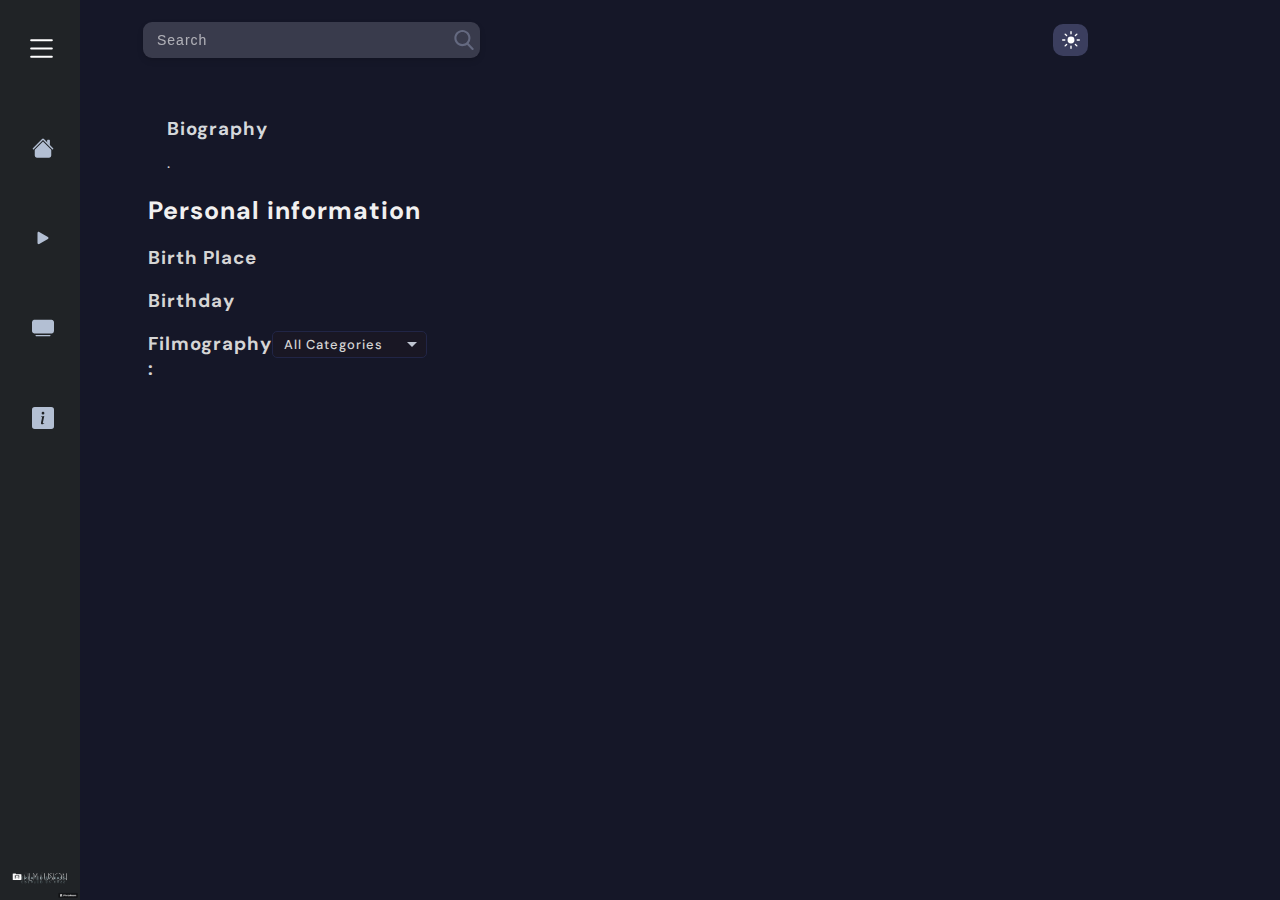
<file: FilmFusion-Main/personDetail.html>
<!DOCTYPE html>
<html lang="en">

<head>
    <meta charset="UTF-8">
    <meta http-equiv="X-UA-Compatible" content="IE=edge">
    <meta name="viewport" content="width=device-width, initial-scale=1.0">
    <link rel="icon" type="image/png" sizes="32x32" href="./resources/D moviesand tv show.png" />
    <title>FilmFusion</title>
    <link rel="preconnect" href="https://fonts.googleapis.com">
    <link rel="preconnect" href="https://fonts.gstatic.com" crossorigin>
    <link href="https://fonts.googleapis.com/css2?family=DM+Sans:wght@400;500;700&display=swap" rel="stylesheet">
    <link rel="preconnect" href="https://fonts.googleapis.com">
    <link rel="preconnect" href="https://fonts.gstatic.com" crossorigin>
    <link href="https://fonts.googleapis.com/css2?family=Kumbh+Sans:wght@400;500;600;700&display=swap" rel="stylesheet">
    <link rel="stylesheet" href="./style.css">
</head>

<body class="body">
    <main class="main">
        <div class=" overlay overlay2"></div>
        <div class="overlay_side_navabar"></div>
        <div class="sidenav_container_movieDetail">
            <div class="sidenav_child_container">
                <nav class="sidenav sidenav_2">
                    <svg xmlns="http://www.w3.org/2000/svg" width="18" height="18" fill="#ffff"
                        class="arrow_left bi-arrow-left" viewBox="0 0 16 16">
                        <path fill-rule="evenodd"
                            d="M15 8a.5.5 0 0 0-.5-.5H2.707l3.147-3.146a.5.5 0 1 0-.708-.708l-4 4a.5.5 0 0 0 0 .708l4 4a.5.5 0 0 0 .708-.708L2.707 8.5H14.5A.5.5 0 0 0 15 8z" />
                    </svg>
                    <h3 class="title">FILMFUSION</h3>
                    <svg xmlns="http://www.w3.org/2000/svg" width="33" height="33" fill="currentColor"
                        class="hamburger bi-list" viewBox="0 0 16 16">
                        <path class="pathh pathhphone" fill-rule="evenodd"
                            d="M2.5 12a.5.5 0 0 1 .5-.5h10a.5.5 0 0 1 0 1H3a.5.5 0 0 1-.5-.5zm0-4a.5.5 0 0 1 .5-.5h10a.5.5 0 0 1 0 1H3a.5.5 0 0 1-.5-.5zm0-4a.5.5 0 0 1 .5-.5h10a.5.5 0 0 1 0 1H3a.5.5 0 0 1-.5-.5z" />
                    </svg>
                    <div class="menu">
                        <h4 class="menu_title">Menu</h4>
                        <ul class="menu_ul">
                            <li class="home">
                                <a class="sidenavlinks" href="./index.html"><svg xmlns="http://www.w3.org/2000/svg"
                                        width="22" height="22" fill="currentColor" class="bi bi-house-fill"
                                        viewBox="0 0 16 16">
                                        <path class="path" fill-rule="evenodd"
                                            d="m8 3.293 6 6V13.5a1.5 1.5 0 0 1-1.5 1.5h-9A1.5 1.5 0 0 1 2 13.5V9.293l6-6zm5-.793V6l-2-2V2.5a.5.5 0 0 1 .5-.5h1a.5.5 0 0 1 .5.5z" />
                                        <path class="path" fill-rule="evenodd"
                                            d="M7.293 1.5a1 1 0 0 1 1.414 0l6.647 6.646a.5.5 0 0 1-.708.708L8 2.207 1.354 8.854a.5.5 0 1 1-.708-.708L7.293 1.5z" />
                                    </svg><span class="Home_title title_span">Home</span></a>
                            </li>
                            <li class="movie">
                                <a class="sidenavlinks" href="./moviesGenre.html">
                                    <svg xmlns="http://www.w3.org/2000/svg" width="22" height="22" fill="currentColor"
                                        class="bi bi-play-fill" viewBox="0 0 16 16">
                                        <path class="path"
                                            d="m11.596 8.697-6.363 3.692c-.54.313-1.233-.066-1.233-.697V4.308c0-.63.692-1.01 1.233-.696l6.363 3.692a.802.802 0 0 1 0 1.393z" />
                                    </svg>
                                    <span class="movie_name title_span">Movies</span></a>
                            </li>
                            <li class="tv_shows">
                                <a class="sidenavlinks" href="./tvShows.html">
                                    <svg xmlns="http://www.w3.org/2000/svg" width="22" height="22" fill="currentColor"
                                        class="bi bi-tv-fill" viewBox="0 0 16 16">
                                        <path class="path"
                                            d="M2.5 13.5A.5.5 0 0 1 3 13h10a.5.5 0 0 1 0 1H3a.5.5 0 0 1-.5-.5zM2 2h12s2 0 2 2v6s0 2-2 2H2s-2 0-2-2V4s0-2 2-2z" />
                                    </svg>
                                    <span class="tv_shows_title title_span">Shows</span></a>
                            </li>
                            <li class="settings">
                                <a class="sidenavlinks" href="./About.html">
                                    <svg xmlns="http://www.w3.org/2000/svg" width="22" height="22" fill="currentColor"
                                        class="bi bi-info-square-fill" viewBox="0 0 16 16">
                                        <path class="path"
                                            d="M0 2a2 2 0 0 1 2-2h12a2 2 0 0 1 2 2v12a2 2 0 0 1-2 2H2a2 2 0 0 1-2-2V2zm8.93 4.588-2.29.287-.082.38.45.083c.294.07.352.176.288.469l-.738 3.468c-.194.897.105 1.319.808 1.319.545 0 1.178-.252 1.465-.598l.088-.416c-.2.176-.492.246-.686.246-.275 0-.375-.193-.304-.533L8.93 6.588zM8 5.5a1 1 0 1 0 0-2 1 1 0 0 0 0 2z" />
                                    </svg><span class="settings_title title_span">About</span></a>
                            </li>
                        </ul>
                    </div>
                </nav>
            </div>
        </div>
        <section class="section_one section_one_movieDetail">
            <div class="nav_paremt_conatainer movieDetailnav_paremt_conatainer">
                <nav class="navContainer movieDetailnavContainer">
                    <svg xmlns="http://www.w3.org/2000/svg" width="33" height="33" fill="currentColor"
                        class="hamburger hamburgerphone bi-list" viewBox="0 0 16 16">
                        <path class="pathh" fill-rule="evenodd"
                            d="M2.5 12a.5.5 0 0 1 .5-.5h10a.5.5 0 0 1 0 1H3a.5.5 0 0 1-.5-.5zm0-4a.5.5 0 0 1 .5-.5h10a.5.5 0 0 1 0 1H3a.5.5 0 0 1-.5-.5zm0-4a.5.5 0 0 1 .5-.5h10a.5.5 0 0 1 0 1H3a.5.5 0 0 1-.5-.5z" />
                    </svg>
                    <input class="search" type="text" placeholder="Search ">
                    <div class="light_darkmode"></div>
                </nav>
            </div>
            <section class="section_twoo">
                <div class="personDetail_container">
                    <div class="profile_picture_container">

                    </div>
                    <div class="about_Text">
                        <h2 class="person_name"></h2>
                        <div class="biography_container">
                            <h3 class="biography_header">Biography</h3>
                            <p class="biography">.</p>
                        </div>
                    </div>
                </div>
            </section>
            <section class="section_three">
                <h2 class="personal_information">Personal information</h2>
                <div class="birth_place_container">
                    <h3 class="pi_header">Birth Place</h3>
                    <p class="birth_place"> </p>
                </div>
                <div class="DoB_contanier">
                    <h3 class="pi_header">Birthday</h3>
                    <p class="DoB"></p>
                </div>
                <h3 class="pi_header">Filmography : <span>
                        <section>
                            <div class="CategoriesContainer_div">
                                <div class="CategoriesContainer">All Categories</div>
                                <ul class="CategoriesContainer_ul">
                                    <li class="categories_btn">All Categories</li>
                                    <li class="categories_btn">Movies Only</li>
                                    <li class="categories_btn">TV Only</li>
                                </ul>
                            </div>

                        </section>
                    </span></h3>
            </section>
        </section>
    </main>

    <div class="search_result_div person_movie_con"></div>

    <script src="./personaldetail.js"></script>
</body>

</html>
</file>
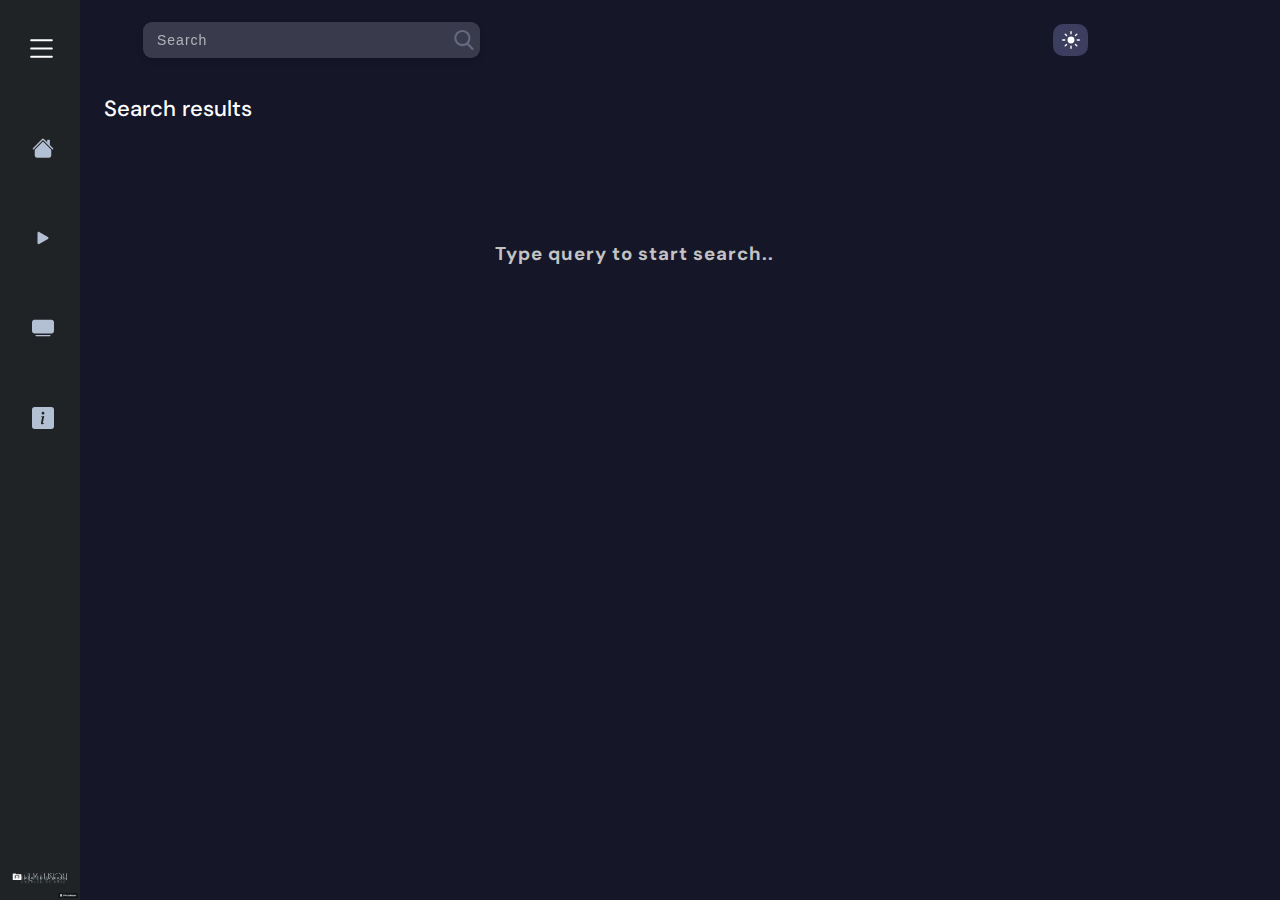
<file: FilmFusion-Main/search.html>
<!DOCTYPE html>
<html lang="en">

<head>
    <meta charset="UTF-8">
    <meta http-equiv="X-UA-Compatible" content="IE=edge">
    <meta name="viewport" content="width=device-width, initial-scale=1.0">
    <title>FilmFusion</title>
    <link rel="preconnect" href="https://fonts.googleapis.com">
    <link rel="preconnect" href="https://fonts.gstatic.com" crossorigin>
    <link href="https://fonts.googleapis.com/css2?family=DM+Sans:wght@400;500;700&display=swap" rel="stylesheet">
    <link rel="preconnect" href="https://fonts.googleapis.com">
    <link rel="preconnect" href="https://fonts.gstatic.com" crossorigin>
    <link href="https://fonts.googleapis.com/css2?family=Kumbh+Sans:wght@400;500;600;700&display=swap" rel="stylesheet">
    <link rel="stylesheet" href="./style.css">
</head>

<body class="body">
    <main class="main">
        <div class=" overlay overlay2"></div>
        <div class="overlay_side_navabar"></div>
        <div class="sidenav_container_movieDetail">
            <div class="sidenav_child_container">
                <nav class="sidenav sidenav_2">
                    <svg xmlns="http://www.w3.org/2000/svg" width="18" height="18" fill="#ffff"
                        class="arrow_left bi-arrow-left" viewBox="0 0 16 16">
                        <path fill-rule="evenodd"
                            d="M15 8a.5.5 0 0 0-.5-.5H2.707l3.147-3.146a.5.5 0 1 0-.708-.708l-4 4a.5.5 0 0 0 0 .708l4 4a.5.5 0 0 0 .708-.708L2.707 8.5H14.5A.5.5 0 0 0 15 8z" />
                    </svg>
                    <h3 class="title">FILMFUSION</h3>
                    <svg xmlns="http://www.w3.org/2000/svg" width="33" height="33" fill="currentColor"
                        class="hamburger bi-list" viewBox="0 0 16 16">
                        <path class="pathh pathhphone" fill-rule="evenodd"
                            d="M2.5 12a.5.5 0 0 1 .5-.5h10a.5.5 0 0 1 0 1H3a.5.5 0 0 1-.5-.5zm0-4a.5.5 0 0 1 .5-.5h10a.5.5 0 0 1 0 1H3a.5.5 0 0 1-.5-.5zm0-4a.5.5 0 0 1 .5-.5h10a.5.5 0 0 1 0 1H3a.5.5 0 0 1-.5-.5z" />
                    </svg>
                    <div class="menu">
                        <h4 class="menu_title">Menu</h4>
                        <ul class="menu_ul">
                            <li class="home">
                                <a class="sidenavlinks" href="./index.html"><svg xmlns="http://www.w3.org/2000/svg"
                                        width="22" height="22" fill="currentColor" class="bi bi-house-fill"
                                        viewBox="0 0 16 16">
                                        <path class="path" fill-rule="evenodd"
                                            d="m8 3.293 6 6V13.5a1.5 1.5 0 0 1-1.5 1.5h-9A1.5 1.5 0 0 1 2 13.5V9.293l6-6zm5-.793V6l-2-2V2.5a.5.5 0 0 1 .5-.5h1a.5.5 0 0 1 .5.5z" />
                                        <path class="path" fill-rule="evenodd"
                                            d="M7.293 1.5a1 1 0 0 1 1.414 0l6.647 6.646a.5.5 0 0 1-.708.708L8 2.207 1.354 8.854a.5.5 0 1 1-.708-.708L7.293 1.5z" />
                                    </svg><span class="Home_title title_span">Home</span></a>
                            </li>
                            <li class="movie">
                                <a class="sidenavlinks" href="./moviesGenre.html">
                                    <svg xmlns="http://www.w3.org/2000/svg" width="22" height="22" fill="currentColor"
                                        class="bi bi-play-fill" viewBox="0 0 16 16">
                                        <path class="path"
                                            d="m11.596 8.697-6.363 3.692c-.54.313-1.233-.066-1.233-.697V4.308c0-.63.692-1.01 1.233-.696l6.363 3.692a.802.802 0 0 1 0 1.393z" />
                                    </svg>
                                    <span class="movie_name title_span">Movies</span></a>
                            </li>
                            <li class="tv_shows">
                                <a class="sidenavlinks" href="./tvShows.html">
                                    <svg xmlns="http://www.w3.org/2000/svg" width="22" height="22" fill="currentColor"
                                        class="bi bi-tv-fill" viewBox="0 0 16 16">
                                        <path class="path"
                                            d="M2.5 13.5A.5.5 0 0 1 3 13h10a.5.5 0 0 1 0 1H3a.5.5 0 0 1-.5-.5zM2 2h12s2 0 2 2v6s0 2-2 2H2s-2 0-2-2V4s0-2 2-2z" />
                                    </svg>
                                    <span class="tv_shows_title title_span">Shows</span></a>
                            </li>
                            <li class="settings">
                                <a class="sidenavlinks" href="./About.html">
                                    <svg xmlns="http://www.w3.org/2000/svg" width="22" height="22" fill="currentColor"
                                        class="bi bi-info-square-fill" viewBox="0 0 16 16">
                                        <path class="path"
                                            d="M0 2a2 2 0 0 1 2-2h12a2 2 0 0 1 2 2v12a2 2 0 0 1-2 2H2a2 2 0 0 1-2-2V2zm8.93 4.588-2.29.287-.082.38.45.083c.294.07.352.176.288.469l-.738 3.468c-.194.897.105 1.319.808 1.319.545 0 1.178-.252 1.465-.598l.088-.416c-.2.176-.492.246-.686.246-.275 0-.375-.193-.304-.533L8.93 6.588zM8 5.5a1 1 0 1 0 0-2 1 1 0 0 0 0 2z" />
                                    </svg><span class="settings_title title_span">About</span></a>
                            </li>
                        </ul>
                    </div>
                </nav>
            </div>
        </div>
        <section class="section_one section_one_movieDetail">
            <div class="nav_paremt_conatainer movieDetailnav_paremt_conatainer">
                <nav class="navContainer movieDetailnavContainer">
                    <svg xmlns="http://www.w3.org/2000/svg" width="33" height="33" fill="currentColor"
                        class="hamburger hamburgerphone bi-list" viewBox="0 0 16 16">
                        <path class="pathh" fill-rule="evenodd"
                            d="M2.5 12a.5.5 0 0 1 .5-.5h10a.5.5 0 0 1 0 1H3a.5.5 0 0 1-.5-.5zm0-4a.5.5 0 0 1 .5-.5h10a.5.5 0 0 1 0 1H3a.5.5 0 0 1-.5-.5zm0-4a.5.5 0 0 1 .5-.5h10a.5.5 0 0 1 0 1H3a.5.5 0 0 1-.5-.5z" />
                    </svg>
                    <input class="search" type="text" placeholder="Search ">
                    <div class="light_darkmode"></div>
                </nav>
            </div>
            <section class="section_two section_two2">
                <section class="Now_playing_movies_container_search">
                    <h4 class="Now_playing_movies_container_title" id="search_header">Search results</h4>

                    <svg xmlns="http://www.w3.org/2000/svg" width="16" height="16" fill="currentColor"
                        class="leftarrow arrowsearch arrowbtn bi-chevron-left" viewBox="0 0 16 16">
                        <path fill-rule="evenodd"
                            d="M11.354 1.646a.5.5 0 0 1 0 .708L5.707 8l5.647 5.646a.5.5 0 0 1-.708.708l-6-6a.5.5 0 0 1 0-.708l6-6a.5.5 0 0 1 .708 0z" />
                    </svg>
                    <svg xmlns="http://www.w3.org/2000/svg" width="16" height="16" fill="currentColor"
                        class="rightarrow  arrowsearch  arrowbtn bi-chevron-right" viewBox="0 0 16 16">
                        <path fill-rule="evenodd"
                            d="M4.646 1.646a.5.5 0 0 1 .708 0l6 6a.5.5 0 0 1 0 .708l-6 6a.5.5 0 0 1-.708-.708L10.293 8 4.646 2.354a.5.5 0 0 1 0-.708z" />
                    </svg>
                    <div class="search_result_div ">
                        <div class="emptysearch">
                            <h3>Type query to start search..</h3>
                        </div>
                    </div>
                </section>
            </section>
        </section>
    </main>
    <script src="./search.js"></script>
</body>

</html>
</file>
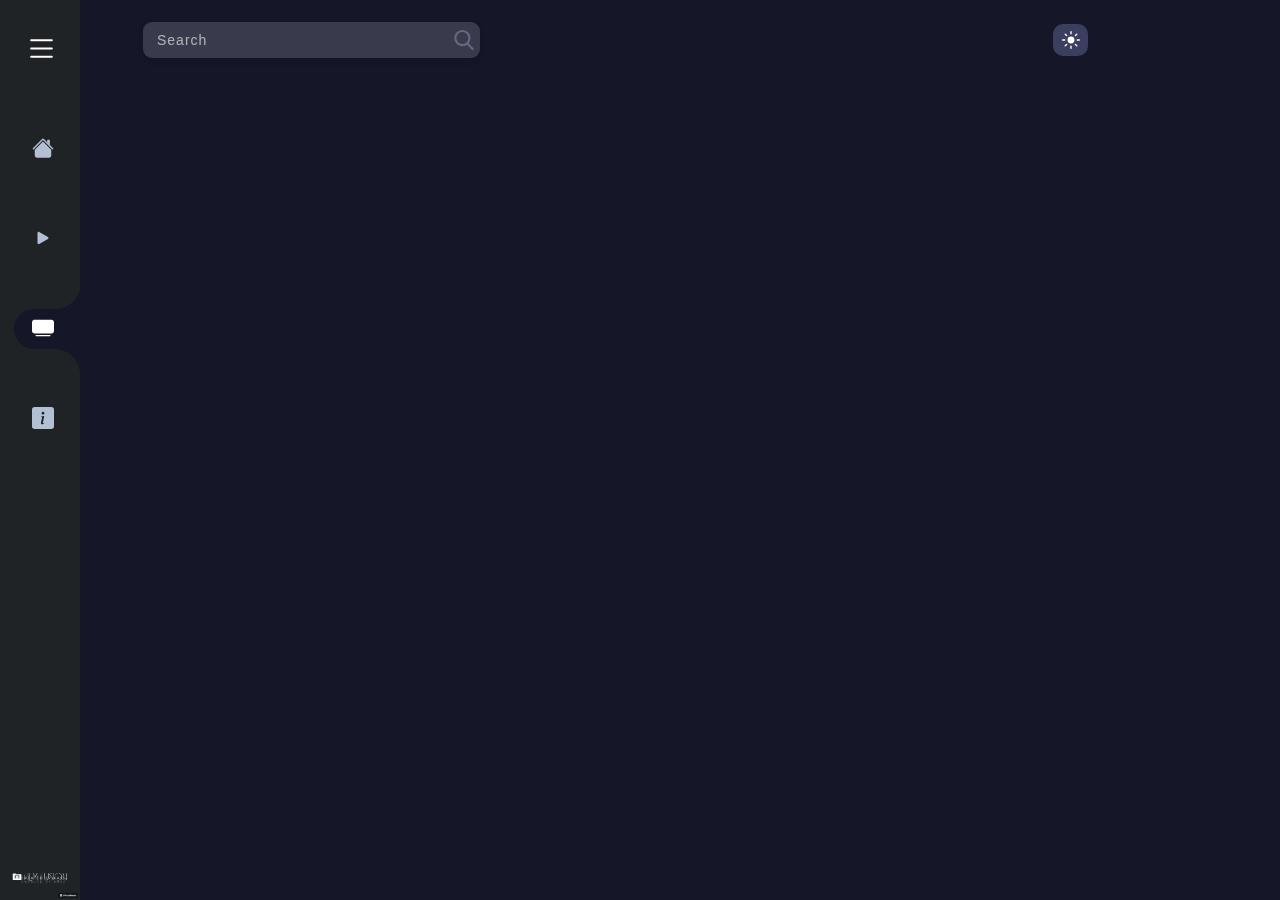
<file: FilmFusion-Main/SeasonEpisode.html>
<!DOCTYPE html>
<html lang="en">

<head>
    <meta charset="UTF-8" />
    <meta http-equiv="X-UA-Compatible" content="IE=edge" />
    <meta name="viewport" content="width=device-width, initial-scale=1.0" />
    <title>FilmFusion</title>
    <link rel="icon" type="image/png" sizes="32x32" href="./resources/D moviesand tv show.png" />
    <link rel="preconnect" href="https://fonts.googleapis.com" />
    <link rel="preconnect" href="https://fonts.gstatic.com" crossorigin />
    <link href="https://fonts.googleapis.com/css2?family=DM+Sans:wght@400;500;700&display=swap" rel="stylesheet" />
    <link rel="preconnect" href="https://fonts.googleapis.com" />
    <link rel="preconnect" href="https://fonts.gstatic.com" crossorigin />
    <link href="https://fonts.googleapis.com/css2?family=Kumbh+Sans:wght@400;500;600;700&display=swap"
        rel="stylesheet" />
    <link rel="stylesheet" href="./style.css" />
</head>

<body class="body">
    <main class="main">
        <div class="overlay overlay2"></div>
        <div class="overlay_side_navabar"></div>
        <div class="sidenav_container_movieDetail">
            <div class="sidenav_child_container">
                <nav class="sidenav sidenav_2">
                    <svg xmlns="http://www.w3.org/2000/svg" width="18" height="18" fill="#ffff"
                        class="arrow_left bi-arrow-left" viewBox="0 0 16 16">
                        <path fill-rule="evenodd"
                            d="M15 8a.5.5 0 0 0-.5-.5H2.707l3.147-3.146a.5.5 0 1 0-.708-.708l-4 4a.5.5 0 0 0 0 .708l4 4a.5.5 0 0 0 .708-.708L2.707 8.5H14.5A.5.5 0 0 0 15 8z" />
                    </svg>
                    <h3 class="title">FILMFUSION</h3>
                    <svg xmlns="http://www.w3.org/2000/svg" width="33" height="33" fill="currentColor"
                        class="hamburger bi-list" viewBox="0 0 16 16">
                        <path class="pathh pathhphone" fill-rule="evenodd"
                            d="M2.5 12a.5.5 0 0 1 .5-.5h10a.5.5 0 0 1 0 1H3a.5.5 0 0 1-.5-.5zm0-4a.5.5 0 0 1 .5-.5h10a.5.5 0 0 1 0 1H3a.5.5 0 0 1-.5-.5zm0-4a.5.5 0 0 1 .5-.5h10a.5.5 0 0 1 0 1H3a.5.5 0 0 1-.5-.5z" />
                    </svg>
                    <div class="menu">
                        <h4 class="menu_title">Menu</h4>
                        <ul class="menu_ul">
                            <li class="home">
                                <a class="sidenavlinks" href="./index.html"><svg xmlns="http://www.w3.org/2000/svg"
                                        width="22" height="22" fill="currentColor" class="bi bi-house-fill"
                                        viewBox="0 0 16 16">
                                        <path class="path" fill-rule="evenodd"
                                            d="m8 3.293 6 6V13.5a1.5 1.5 0 0 1-1.5 1.5h-9A1.5 1.5 0 0 1 2 13.5V9.293l6-6zm5-.793V6l-2-2V2.5a.5.5 0 0 1 .5-.5h1a.5.5 0 0 1 .5.5z" />
                                        <path class="path" fill-rule="evenodd"
                                            d="M7.293 1.5a1 1 0 0 1 1.414 0l6.647 6.646a.5.5 0 0 1-.708.708L8 2.207 1.354 8.854a.5.5 0 1 1-.708-.708L7.293 1.5z" />
                                    </svg><span class="Home_title title_span">Home</span></a>
                            </li>
                            <li class="movie">
                                <a class="sidenavlinks" href="./moviesGenre.html">
                                    <svg xmlns="http://www.w3.org/2000/svg" width="22" height="22" fill="currentColor"
                                        class="bi bi-play-fill" viewBox="0 0 16 16">
                                        <path class="path"
                                            d="m11.596 8.697-6.363 3.692c-.54.313-1.233-.066-1.233-.697V4.308c0-.63.692-1.01 1.233-.696l6.363 3.692a.802.802 0 0 1 0 1.393z" />
                                    </svg>
                                    <span class="movie_name title_span">Movies</span></a>
                            </li>
                            <li class="tv_shows">
                                <a class="sidenavlinks" href="./tvShows.html">
                                    <svg xmlns="http://www.w3.org/2000/svg" width="22" height="22" fill="currentColor"
                                        class="bi bi-tv-fill" viewBox="0 0 16 16">
                                        <path class="path"
                                            d="M2.5 13.5A.5.5 0 0 1 3 13h10a.5.5 0 0 1 0 1H3a.5.5 0 0 1-.5-.5zM2 2h12s2 0 2 2v6s0 2-2 2H2s-2 0-2-2V4s0-2 2-2z" />
                                    </svg>
                                    <span class="tv_shows_title title_span">Shows</span></a>
                            </li>
                            <li class="settings">
                                <a class="sidenavlinks" href="./About.html">
                                    <svg xmlns="http://www.w3.org/2000/svg" width="22" height="22" fill="currentColor"
                                        class="bi bi-info-square-fill" viewBox="0 0 16 16">
                                        <path class="path"
                                            d="M0 2a2 2 0 0 1 2-2h12a2 2 0 0 1 2 2v12a2 2 0 0 1-2 2H2a2 2 0 0 1-2-2V2zm8.93 4.588-2.29.287-.082.38.45.083c.294.07.352.176.288.469l-.738 3.468c-.194.897.105 1.319.808 1.319.545 0 1.178-.252 1.465-.598l.088-.416c-.2.176-.492.246-.686.246-.275 0-.375-.193-.304-.533L8.93 6.588zM8 5.5a1 1 0 1 0 0-2 1 1 0 0 0 0 2z" />
                                    </svg><span class="settings_title title_span">About</span></a>
                            </li>
                        </ul>
                    </div>
                </nav>
            </div>
        </div>
        <section class="section_one section_one_movieDetail">
            <div class="nav_paremt_conatainer movieDetailnav_paremt_conatainer">
                <nav class="navContainer movieDetailnavContainer">
                    <svg xmlns="http://www.w3.org/2000/svg" width="33" height="33" fill="currentColor"
                        class="hamburger hamburgerphone bi-list" viewBox="0 0 16 16">
                        <path class="pathh" fill-rule="evenodd"
                            d="M2.5 12a.5.5 0 0 1 .5-.5h10a.5.5 0 0 1 0 1H3a.5.5 0 0 1-.5-.5zm0-4a.5.5 0 0 1 .5-.5h10a.5.5 0 0 1 0 1H3a.5.5 0 0 1-.5-.5zm0-4a.5.5 0 0 1 .5-.5h10a.5.5 0 0 1 0 1H3a.5.5 0 0 1-.5-.5z" />
                    </svg>
                    <input class="search" type="text" placeholder="Search " />
                    <div class="light_darkmode"></div>
                </nav>
            </div>
            <section class="section_two section_two2">
                <section class="Now_playing_movies_container_search">
                    <h4 class="Now_playing_movies_container_title titleoftvshow"></h4>
                </section>
                <section class="msg_episode_container">
                    <!-- <div class="msg_episode">If the episodes list are in random order. Click on the current season
                        number twice</div> -->
                </section>
                <section class="number_of_seasons"></section>
                <section class="currentseason_container">
                    <h4 class="Now_playing_movies_container_title current_season"></h4>
                </section>
                <section class="Episodes_container"></section>
            </section>
        </section>
    </main>
    <script src="./seasonEpisode.js"></script>
</body>

</html>
</file>
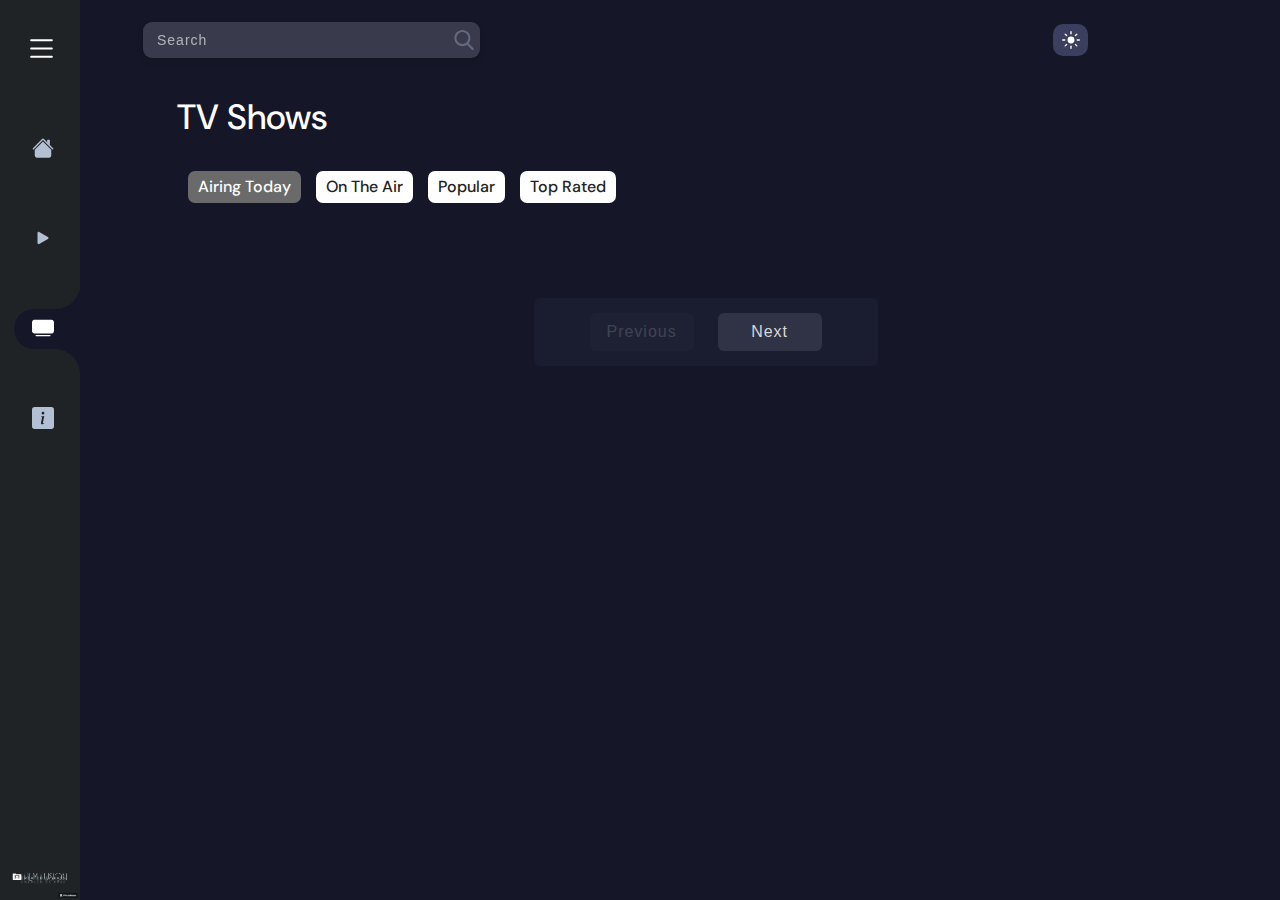
<file: FilmFusion-Main/tvShows.html>
<!DOCTYPE html>
<html lang="en">

<head>
    <meta charset="UTF-8">
    <meta http-equiv="X-UA-Compatible" content="IE=edge">
    <meta name="viewport" content="width=device-width, initial-scale=1.0">
    <title>FilmFusion | TV Shows</title>
    <link rel="icon" type="image/png" sizes="32x32" href="./resources/D moviesand tv show.png">
    <link rel="preconnect" href="https://fonts.googleapis.com">
    <link rel="preconnect" href="https://fonts.gstatic.com" crossorigin>
    <link href="https://fonts.googleapis.com/css2?family=DM+Sans:wght@400;500;700&display=swap" rel="stylesheet">
    <link rel="preconnect" href="https://fonts.googleapis.com">
    <link rel="preconnect" href="https://fonts.gstatic.com" crossorigin>
    <link href="https://fonts.googleapis.com/css2?family=Kumbh+Sans:wght@400;500;600;700&display=swap" rel="stylesheet">
    <link rel="stylesheet" href="./style.css">
</head>

<body class="body">
    <main class="main">
        <div class=" overlay overlay2"></div>
        <div class="overlay_side_navabar"></div>
        <div class="sidenav_container_movieDetail">
            <div class="sidenav_child_container">
                <nav class="sidenav sidenav_2">
                    <svg xmlns="http://www.w3.org/2000/svg" width="18" height="18" fill="#ffff"
                        class="arrow_left bi-arrow-left" viewBox="0 0 16 16">
                        <path fill-rule="evenodd"
                            d="M15 8a.5.5 0 0 0-.5-.5H2.707l3.147-3.146a.5.5 0 1 0-.708-.708l-4 4a.5.5 0 0 0 0 .708l4 4a.5.5 0 0 0 .708-.708L2.707 8.5H14.5A.5.5 0 0 0 15 8z" />
                    </svg>
                    <h3 class="title">FILMFUSION</h3>
                    <svg xmlns="http://www.w3.org/2000/svg" width="33" height="33" fill="currentColor"
                        class="hamburger bi-list" viewBox="0 0 16 16">
                        <path class="pathh pathhphone" fill-rule="evenodd"
                            d="M2.5 12a.5.5 0 0 1 .5-.5h10a.5.5 0 0 1 0 1H3a.5.5 0 0 1-.5-.5zm0-4a.5.5 0 0 1 .5-.5h10a.5.5 0 0 1 0 1H3a.5.5 0 0 1-.5-.5zm0-4a.5.5 0 0 1 .5-.5h10a.5.5 0 0 1 0 1H3a.5.5 0 0 1-.5-.5z" />
                    </svg>
                    <div class="menu">
                        <h4 class="menu_title">Menu</h4>
                        <ul class="menu_ul">
                            <li class="home">
                                <a class="sidenavlinks" href="./index.html"><svg xmlns="http://www.w3.org/2000/svg"
                                        width="22" height="22" fill="currentColor" class="bi bi-house-fill"
                                        viewBox="0 0 16 16">
                                        <path class="path" fill-rule="evenodd"
                                            d="m8 3.293 6 6V13.5a1.5 1.5 0 0 1-1.5 1.5h-9A1.5 1.5 0 0 1 2 13.5V9.293l6-6zm5-.793V6l-2-2V2.5a.5.5 0 0 1 .5-.5h1a.5.5 0 0 1 .5.5z" />
                                        <path class="path" fill-rule="evenodd"
                                            d="M7.293 1.5a1 1 0 0 1 1.414 0l6.647 6.646a.5.5 0 0 1-.708.708L8 2.207 1.354 8.854a.5.5 0 1 1-.708-.708L7.293 1.5z" />
                                    </svg><span class="Home_title title_span">Home</span></a>
                            </li>
                            <li class="movie">
                                <a class="sidenavlinks" href="./moviesGenre.html">
                                    <svg xmlns="http://www.w3.org/2000/svg" width="22" height="22" fill="currentColor"
                                        class="bi bi-play-fill" viewBox="0 0 16 16">
                                        <path class="path"
                                            d="m11.596 8.697-6.363 3.692c-.54.313-1.233-.066-1.233-.697V4.308c0-.63.692-1.01 1.233-.696l6.363 3.692a.802.802 0 0 1 0 1.393z" />
                                    </svg>
                                    <span class="movie_name title_span">Movies</span></a>
                            </li>
                            <li class="tv_shows">
                                <a class="sidenavlinks" href="./tvShows.html">
                                    <svg xmlns="http://www.w3.org/2000/svg" width="22" height="22" fill="currentColor"
                                        class="bi bi-tv-fill" viewBox="0 0 16 16">
                                        <path class="path"
                                            d="M2.5 13.5A.5.5 0 0 1 3 13h10a.5.5 0 0 1 0 1H3a.5.5 0 0 1-.5-.5zM2 2h12s2 0 2 2v6s0 2-2 2H2s-2 0-2-2V4s0-2 2-2z" />
                                    </svg>
                                    <span class="tv_shows_title title_span">Shows</span></a>
                            </li>
                            <li class="settings">
                                <a class="sidenavlinks" href="./About.html">
                                    <svg xmlns="http://www.w3.org/2000/svg" width="22" height="22" fill="currentColor"
                                        class="bi bi-info-square-fill" viewBox="0 0 16 16">
                                        <path class="path"
                                            d="M0 2a2 2 0 0 1 2-2h12a2 2 0 0 1 2 2v12a2 2 0 0 1-2 2H2a2 2 0 0 1-2-2V2zm8.93 4.588-2.29.287-.082.38.45.083c.294.07.352.176.288.469l-.738 3.468c-.194.897.105 1.319.808 1.319.545 0 1.178-.252 1.465-.598l.088-.416c-.2.176-.492.246-.686.246-.275 0-.375-.193-.304-.533L8.93 6.588zM8 5.5a1 1 0 1 0 0-2 1 1 0 0 0 0 2z" />
                                    </svg><span class="settings_title title_span">About</span></a>
                            </li>
                        </ul>
                    </div>
                </nav>
            </div>
        </div>
        <section class="section_one section_one_movieDetail">
            <div class="nav_paremt_conatainer movieDetailnav_paremt_conatainer">
                <nav class="navContainer movieDetailnavContainer">
                    <svg xmlns="http://www.w3.org/2000/svg" width="33" height="33" fill="currentColor"
                        class="hamburger hamburgerphone bi-list" viewBox="0 0 16 16">
                        <path class="pathh" fill-rule="evenodd"
                            d="M2.5 12a.5.5 0 0 1 .5-.5h10a.5.5 0 0 1 0 1H3a.5.5 0 0 1-.5-.5zm0-4a.5.5 0 0 1 .5-.5h10a.5.5 0 0 1 0 1H3a.5.5 0 0 1-.5-.5zm0-4a.5.5 0 0 1 .5-.5h10a.5.5 0 0 1 0 1H3a.5.5 0 0 1-.5-.5z" />
                    </svg>
                    <input class="search" type="text" placeholder="Search ">
                    <div class="light_darkmode"></div>
                </nav>
            </div>
            <section class="section_two section_two2">
                <section class="Now_playing_movies_container_search">
                    <h4 class="Now_playing_movies_container_title tvshowheader" id="search_header">TV Shows</h4>

                    <svg xmlns="http://www.w3.org/2000/svg" width="16" height="16" fill="currentColor"
                        class="leftarrow arrowsearch arrowbtn bi-chevron-left" viewBox="0 0 16 16">
                        <path fill-rule="evenodd"
                            d="M11.354 1.646a.5.5 0 0 1 0 .708L5.707 8l5.647 5.646a.5.5 0 0 1-.708.708l-6-6a.5.5 0 0 1 0-.708l6-6a.5.5 0 0 1 .708 0z" />
                    </svg>
                    <svg xmlns="http://www.w3.org/2000/svg" width="16" height="16" fill="currentColor"
                        class="rightarrow  arrowsearch  arrowbtn bi-chevron-right" viewBox="0 0 16 16">
                        <path fill-rule="evenodd"
                            d="M4.646 1.646a.5.5 0 0 1 .708 0l6 6a.5.5 0 0 1 0 .708l-6 6a.5.5 0 0 1-.708-.708L10.293 8 4.646 2.354a.5.5 0 0 1 0-.708z" />
                    </svg>
                    <div class="tvshowcategory_container">
                        <ul class="tvshowcatrgory_ul">
                            <li>Airing Today</li>
                            <li>On The Air</li>
                            <li>Popular</li>
                            <li>Top Rated</li>
                        </ul>
                        <ul class="tvshowscatogry_genre">

                        </ul>
                    </div>
                    <div class="search_result_div">

                    </div>
                    </div>
                    <div class="pagination_container">
                        <div class="pagination">
                            <button class="previous_btn paginationBtn">Previous</button>
                            <span class="pageCount"></span>
                            <button class="Next_btn paginationBtn">Next</button>
                        </div>

                    </div>
                </section>
            </section>
        </section>
    </main>
    <script src="./tvshows.js"></script>
</body>

</html>
</file>
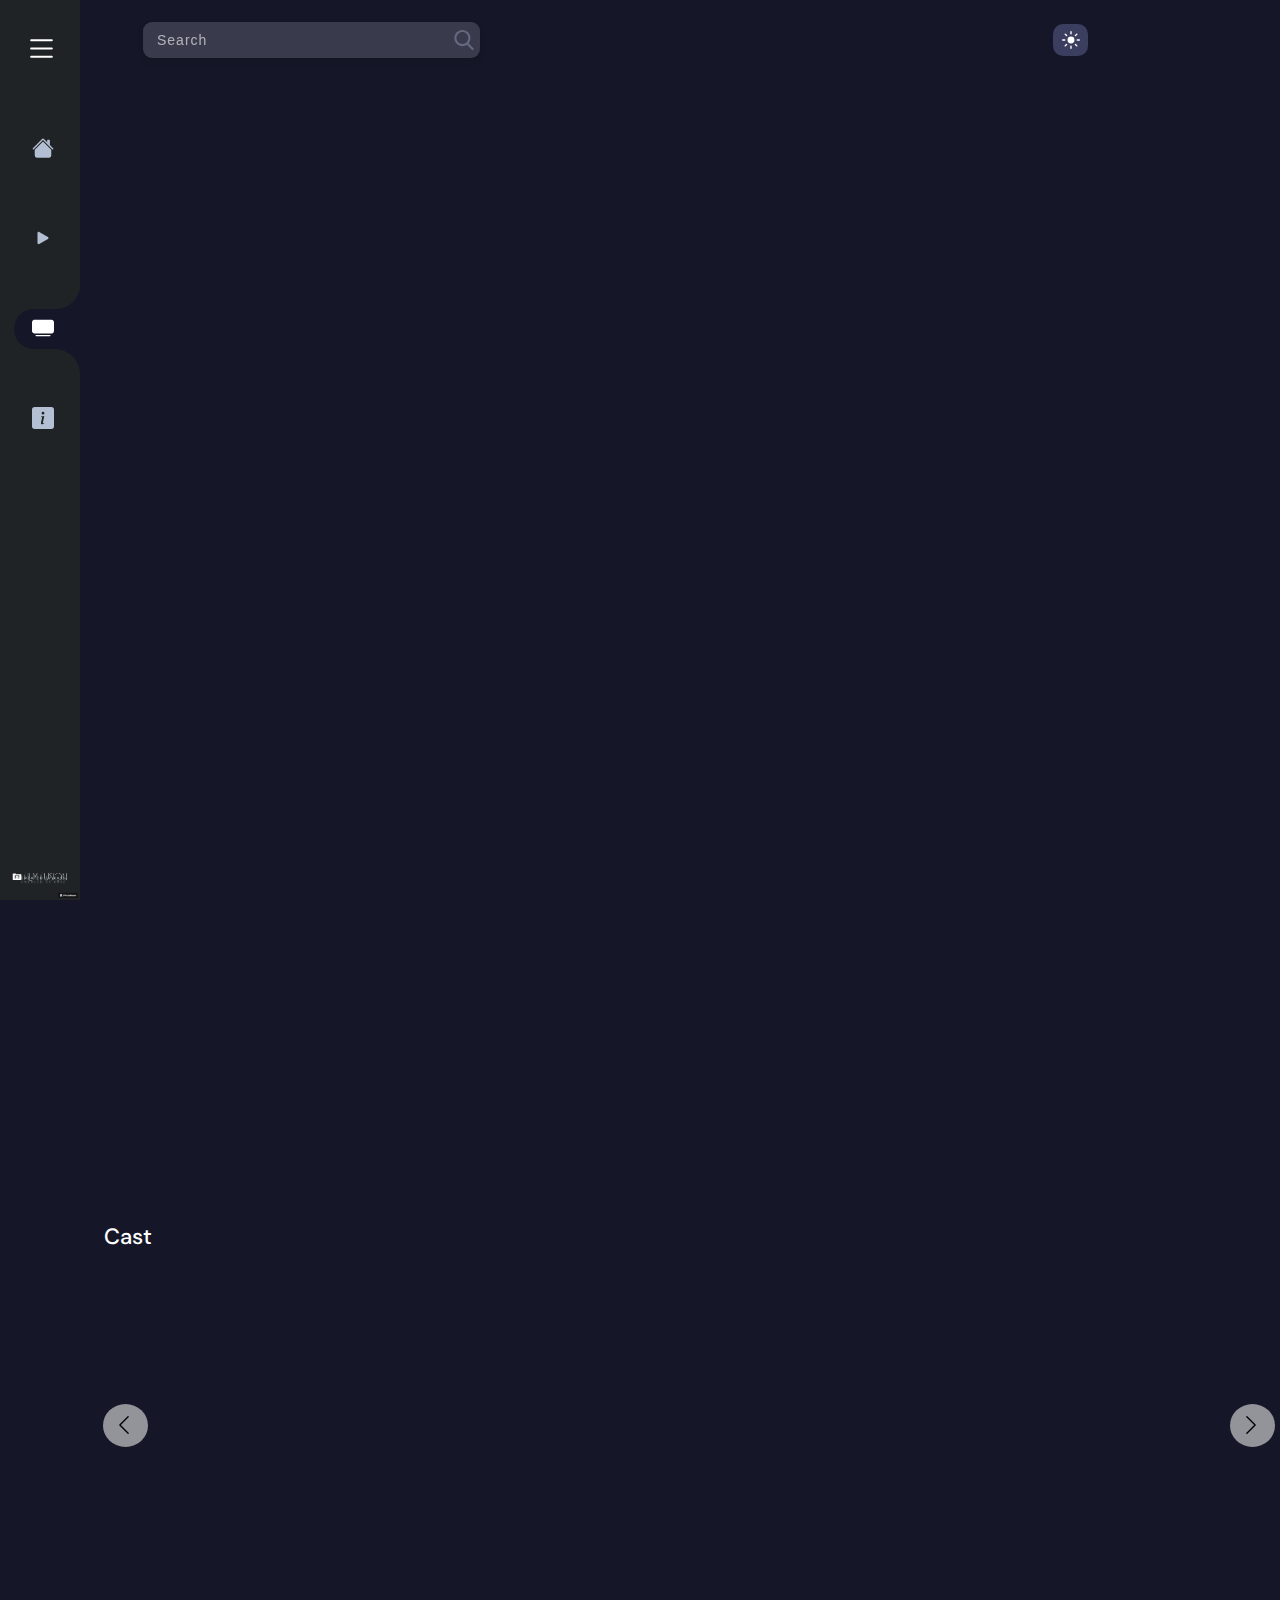
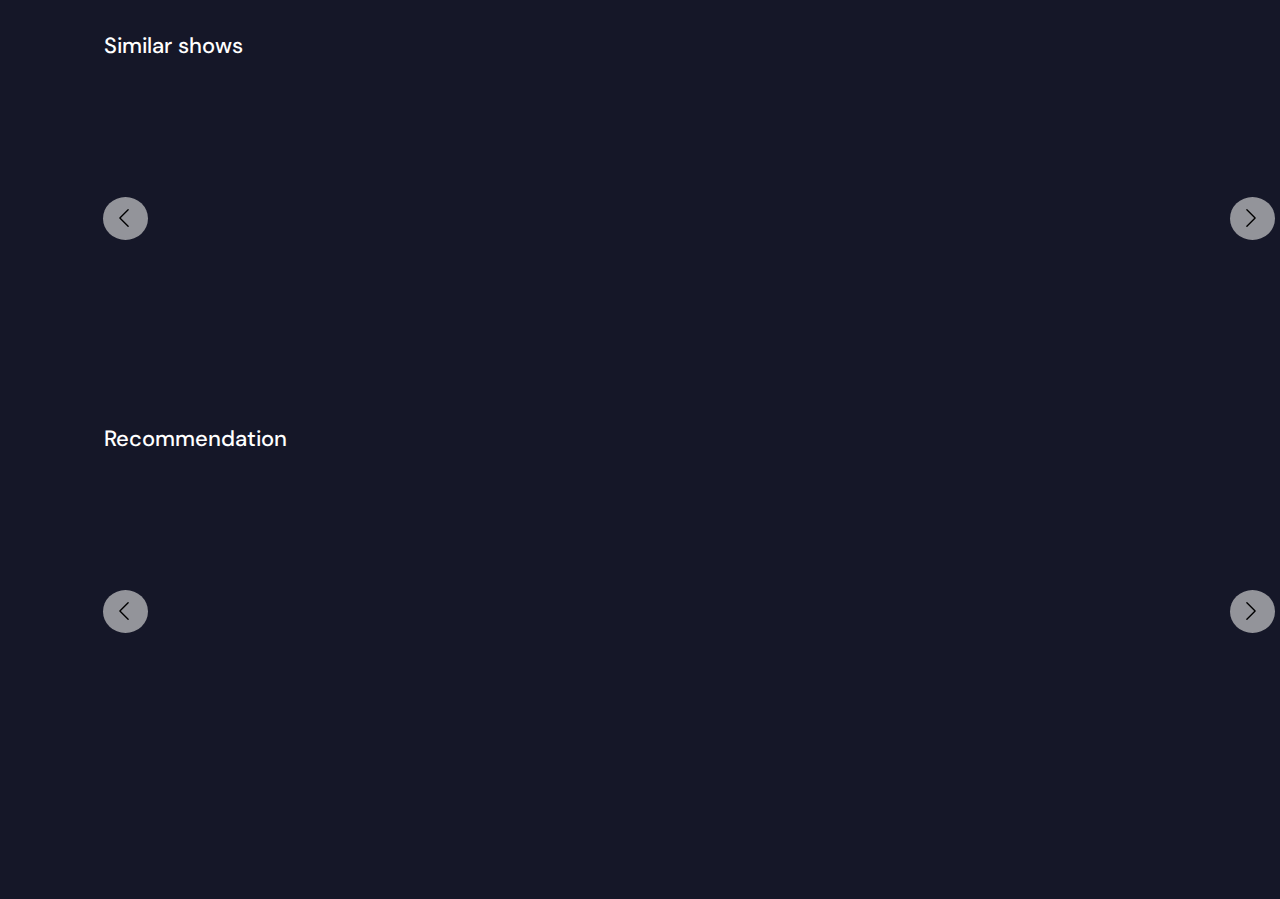
<file: FilmFusion-Main/TvShowsDetails.html>
<!DOCTYPE html>
<html lang="en">

<head>
    <meta charset="UTF-8">
    <meta http-equiv="X-UA-Compatible" content="IE=edge">
    <meta name="viewport" content="width=device-width, initial-scale=1.0">
    <title>FilmFusion</title>
    <link rel="icon" type="image/png" sizes="32x32" href="./resources/D moviesand tv show.png">
    <link rel="preconnect" href="https://fonts.googleapis.com">
    <link rel="preconnect" href="https://fonts.gstatic.com" crossorigin>
    <link href="https://fonts.googleapis.com/css2?family=DM+Sans:wght@400;500;700&display=swap" rel="stylesheet">
    <link rel="preconnect" href="https://fonts.googleapis.com">
    <link rel="preconnect" href="https://fonts.gstatic.com" crossorigin>
    <link href="https://fonts.googleapis.com/css2?family=Kumbh+Sans:wght@400;500;600;700&display=swap" rel="stylesheet">
    <link rel="stylesheet" href="./style.css">
</head>

<body class="body">
    <main class="main">
        <div class=" overlay overlay2"></div>
        <div class="overlay_side_navabar"></div>
        <div class="sidenav_container_movieDetail">
            <div class="sidenav_child_container">
                <nav class="sidenav sidenav_2">
                    <svg xmlns="http://www.w3.org/2000/svg" width="18" height="18" fill="#ffff"
                        class="arrow_left bi-arrow-left" viewBox="0 0 16 16">
                        <path fill-rule="evenodd"
                            d="M15 8a.5.5 0 0 0-.5-.5H2.707l3.147-3.146a.5.5 0 1 0-.708-.708l-4 4a.5.5 0 0 0 0 .708l4 4a.5.5 0 0 0 .708-.708L2.707 8.5H14.5A.5.5 0 0 0 15 8z" />
                    </svg>
                    <h3 class="title">FILMFUSION</h3>
                    <svg xmlns="http://www.w3.org/2000/svg" width="33" height="33" fill="currentColor"
                        class="hamburger bi-list" viewBox="0 0 16 16">
                        <path class="pathh pathhphone" fill-rule="evenodd"
                            d="M2.5 12a.5.5 0 0 1 .5-.5h10a.5.5 0 0 1 0 1H3a.5.5 0 0 1-.5-.5zm0-4a.5.5 0 0 1 .5-.5h10a.5.5 0 0 1 0 1H3a.5.5 0 0 1-.5-.5zm0-4a.5.5 0 0 1 .5-.5h10a.5.5 0 0 1 0 1H3a.5.5 0 0 1-.5-.5z" />
                    </svg>
                    <div class="menu">
                        <h4 class="menu_title">Menu</h4>
                        <ul class="menu_ul">
                            <li class="home">
                                <a class="sidenavlinks" href="./index.html"><svg xmlns="http://www.w3.org/2000/svg"
                                        width="22" height="22" fill="currentColor" class="bi bi-house-fill"
                                        viewBox="0 0 16 16">
                                        <path class="path" fill-rule="evenodd"
                                            d="m8 3.293 6 6V13.5a1.5 1.5 0 0 1-1.5 1.5h-9A1.5 1.5 0 0 1 2 13.5V9.293l6-6zm5-.793V6l-2-2V2.5a.5.5 0 0 1 .5-.5h1a.5.5 0 0 1 .5.5z" />
                                        <path class="path" fill-rule="evenodd"
                                            d="M7.293 1.5a1 1 0 0 1 1.414 0l6.647 6.646a.5.5 0 0 1-.708.708L8 2.207 1.354 8.854a.5.5 0 1 1-.708-.708L7.293 1.5z" />
                                    </svg><span class="Home_title title_span">Home</span></a>
                            </li>
                            <li class="movie">
                                <a class="sidenavlinks" href="./moviesGenre.html">
                                    <svg xmlns="http://www.w3.org/2000/svg" width="22" height="22" fill="currentColor"
                                        class="bi bi-play-fill" viewBox="0 0 16 16">
                                        <path class="path"
                                            d="m11.596 8.697-6.363 3.692c-.54.313-1.233-.066-1.233-.697V4.308c0-.63.692-1.01 1.233-.696l6.363 3.692a.802.802 0 0 1 0 1.393z" />
                                    </svg>
                                    <span class="movie_name title_span">Movies</span></a>
                            </li>
                            <li class="tv_shows">
                                <a class="sidenavlinks" href="./tvShows.html">
                                    <svg xmlns="http://www.w3.org/2000/svg" width="22" height="22" fill="currentColor"
                                        class="bi bi-tv-fill" viewBox="0 0 16 16">
                                        <path class="path"
                                            d="M2.5 13.5A.5.5 0 0 1 3 13h10a.5.5 0 0 1 0 1H3a.5.5 0 0 1-.5-.5zM2 2h12s2 0 2 2v6s0 2-2 2H2s-2 0-2-2V4s0-2 2-2z" />
                                    </svg>
                                    <span class="tv_shows_title title_span">Shows</span></a>
                            </li>
                            <li class="settings">
                                <a class="sidenavlinks" href="./About.html">
                                    <svg xmlns="http://www.w3.org/2000/svg" width="22" height="22" fill="currentColor"
                                        class="bi bi-info-square-fill" viewBox="0 0 16 16">
                                        <path class="path"
                                            d="M0 2a2 2 0 0 1 2-2h12a2 2 0 0 1 2 2v12a2 2 0 0 1-2 2H2a2 2 0 0 1-2-2V2zm8.93 4.588-2.29.287-.082.38.45.083c.294.07.352.176.288.469l-.738 3.468c-.194.897.105 1.319.808 1.319.545 0 1.178-.252 1.465-.598l.088-.416c-.2.176-.492.246-.686.246-.275 0-.375-.193-.304-.533L8.93 6.588zM8 5.5a1 1 0 1 0 0-2 1 1 0 0 0 0 2z" />
                                    </svg><span class="settings_title title_span">About</span></a>
                            </li>
                        </ul>
                    </div>
                </nav>
            </div>
        </div>
        <section class="section_one section_one_movieDetail">
            <div class="nav_paremt_conatainer movieDetailnav_paremt_conatainer">
                <nav class="navContainer movieDetailnavContainer">
                    <svg xmlns="http://www.w3.org/2000/svg" width="33" height="33" fill="currentColor"
                        class="hamburger hamburgerphone bi-list" viewBox="0 0 16 16">
                        <path class="pathh" fill-rule="evenodd"
                            d="M2.5 12a.5.5 0 0 1 .5-.5h10a.5.5 0 0 1 0 1H3a.5.5 0 0 1-.5-.5zm0-4a.5.5 0 0 1 .5-.5h10a.5.5 0 0 1 0 1H3a.5.5 0 0 1-.5-.5zm0-4a.5.5 0 0 1 .5-.5h10a.5.5 0 0 1 0 1H3a.5.5 0 0 1-.5-.5z" />
                    </svg>
                    <input class="search" type="text" placeholder="Search ">
                    <div class="light_darkmode"></div>
                </nav>
            </div>
            <section class="section_two section_two2">
                <div class="posterbig"></div>
                <div class="poster_big">
                    <div class="gradient"></div>
                    <div class="line"></div>
                </div>
                <section class="movie_details">

                </section>
                <section class="section_story">
                </section>
                <section class="Trailer_section">
                </section>
                <section
                    class=" Now_playing_movies_container Now_playing_movies_container_movieDetail movie_caste_container "
                    id="cast_con">
                    <h4 class="Now_playing_movies_container_title">Cast</h4>

                    <svg xmlns="http://www.w3.org/2000/svg" width="16" height="16" fill="currentColor"
                        class="leftarrow arrowbtn bi-chevron-left" viewBox="0 0 16 16">
                        <path fill-rule="evenodd"
                            d="M11.354 1.646a.5.5 0 0 1 0 .708L5.707 8l5.647 5.646a.5.5 0 0 1-.708.708l-6-6a.5.5 0 0 1 0-.708l6-6a.5.5 0 0 1 .708 0z" />
                    </svg>
                    <svg xmlns="http://www.w3.org/2000/svg" width="16" height="16" fill="currentColor"
                        class="rightarrow arrowbtn bi-chevron-right" viewBox="0 0 16 16">
                        <path fill-rule="evenodd"
                            d="M4.646 1.646a.5.5 0 0 1 .708 0l6 6a.5.5 0 0 1 0 .708l-6 6a.5.5 0 0 1-.708-.708L10.293 8 4.646 2.354a.5.5 0 0 1 0-.708z" />
                    </svg>
                    <div class="Casdiv">
                    </div>
                </section>

                <section
                    class=" Now_playing_movies_container Now_playing_movies_container_movieDetail similar_movies_container"
                    id="Similarovie">
                    <h4 class="Now_playing_movies_container_title">Similar shows</h4>

                    <svg xmlns="http://www.w3.org/2000/svg" width="16" height="16" fill="currentColor"
                        class="leftarrow arrowbtn bi-chevron-left" viewBox="0 0 16 16">
                        <path fill-rule="evenodd"
                            d="M11.354 1.646a.5.5 0 0 1 0 .708L5.707 8l5.647 5.646a.5.5 0 0 1-.708.708l-6-6a.5.5 0 0 1 0-.708l6-6a.5.5 0 0 1 .708 0z" />
                    </svg>
                    <svg xmlns="http://www.w3.org/2000/svg" width="16" height="16" fill="currentColor"
                        class="rightarrow arrowbtn bi-chevron-right" viewBox="0 0 16 16">
                        <path fill-rule="evenodd"
                            d="M4.646 1.646a.5.5 0 0 1 .708 0l6 6a.5.5 0 0 1 0 .708l-6 6a.5.5 0 0 1-.708-.708L10.293 8 4.646 2.354a.5.5 0 0 1 0-.708z" />
                    </svg>
                    <div class="Now_playing_movies_div Now_playing_movies_div_movieDetail Similar_movies_div">
                    </div>
                </section>
                <section
                    class=" Now_playing_movies_container Now_playing_movies_container_movieDetail reccomendation movie "
                    id="recommenn">
                    <h4 class="Now_playing_movies_container_title">Recommendation</h4>

                    <svg xmlns="http://www.w3.org/2000/svg" width="16" height="16" fill="currentColor"
                        class="leftarrow arrowbtn bi-chevron-left" viewBox="0 0 16 16">
                        <path fill-rule="evenodd"
                            d="M11.354 1.646a.5.5 0 0 1 0 .708L5.707 8l5.647 5.646a.5.5 0 0 1-.708.708l-6-6a.5.5 0 0 1 0-.708l6-6a.5.5 0 0 1 .708 0z" />
                    </svg>
                    <svg xmlns="http://www.w3.org/2000/svg" width="16" height="16" fill="currentColor"
                        class="rightarrow arrowbtn bi-chevron-right" viewBox="0 0 16 16">
                        <path fill-rule="evenodd"
                            d="M4.646 1.646a.5.5 0 0 1 .708 0l6 6a.5.5 0 0 1 0 .708l-6 6a.5.5 0 0 1-.708-.708L10.293 8 4.646 2.354a.5.5 0 0 1 0-.708z" />
                    </svg>
                    <div
                        class="Now_playing_movies_div Now_playing_movies_div_movieDetail recommendation_movies_div reccomendation_tvshow">
                    </div>
                </section>
            </section>
        </section>

    </main>

    <script src="./TvShowsDetails.js"></script>
</body>

</html>
</file>
<file: FilmFusion-Main/style.css>
* {
    margin: 0;
    padding: 0;
    box-sizing: border-box;
}

body {
    background-color: var(--navbar-background);
    font-family: 'DM Sans', sans-serif;
    transition-duration: 0.5s;
    transition-timing-function: linear;

}



:root {
    --background: #151728;
    ;
    --shadow: rgba(0, 0, 0, 0.1) 0px 3px 6px 0px, rgba(0, 0, 0, 0.08) 0px 1px 3px 0px;

}

body {
    background-color: var(--background);
}

html {
    -webkit-tap-highlight-color: transparent;
}

.main {
    display: flex;
    position: relative;
}

.overlay {
    width: 100%;
    position: fixed;
    background-color: white;
    height: 0%;
    z-index: -1;
    transition-duration: 0.5s;
    transition-timing-function: linear;
}



.sidenav_container {
    width: 5rem;

}

.sidenav {
    height: 100vh;
    width: 77px;
    display: flex;
    flex-direction: column;
    overflow: hidden;
    position: fixed;
    height: 100%;
    transition-duration: 0.2s;
    transition-timing-function: ease-out;
    z-index: 3;
    background-color: #33373e;
    background-color: #202326;
    padding: 0 0 0 2px;
    transition-duration: 0.3s;
    transition-timing-function: linear;
    background-image: url("./resources/FF\ moviesand\ tv\ shows\ \(Transparent\ BG\).png");
    background-position: center;
    background-repeat: no-repeat;
    background-size: contain;
    background-position-y: 100%;
}


.sidenav_2 {
    width: 5rem;
}


.sidenavlinks {
    display: flex;
    align-items: center;
    gap: 44px;
    width: fit-content;
    cursor: pointer;
    text-decoration: none;
    padding: 8px 0px 10px 18px;
}



.arrow_left {
    display: none;
    align-self: end;
    width: 25px;
    margin-right: 2px;
    margin-top: 10px;
    cursor: pointer;
    transition-duration: 0.5s;
    transition-timing-function: linear;
}

.title {
    display: none;
    color: white;
    font-family: 'Kumbh Sans', sans-serif;
    font-size: 18px;
    letter-spacing: 3px;
    margin: 0px 14px 0px 12px;
    align-self: center;
    margin-top: 36px;
    transition-duration: 0.5s;
    transition-timing-function: linear;
}

.hamburger {
    display: block;
    margin-top: 2rem;
    cursor: pointer;
    width: 35px;
    align-self: center;
    transition-duration: 0.5s;
    transition-timing-function: linear;
}

.pathh {
    fill: #ffffff;
}



.menu {
    margin-left: 0rem;
    margin-top: 4rem;
    display: flex;
    justify-content: center;
}

.menu_ul {
    display: flex;
    flex-direction: column;
    gap: 50px;
    margin-left: 5rem;
}

.menu_title {
    margin-bottom: 20px;
    font-family: 'DM Sans', sans-serif;
    color: #fffffff5;
    font-weight: 500;
    font-size: 17px;
    letter-spacing: 1px;
    display: none;
    opacity: 0.7;
}


.bi {
    cursor: pointer;
}

.path {
    /* fill: #287bff; */
    fill: #b3bfd3;
    color: white;
}


.menu_ul li span {
    color: #ffffff9e;
    font-size: 15px;
    font-weight: 500;
    letter-spacing: 0px;
    /* display: none;*/
}





.GoogleButton {
    color: rgb(199 199 199 / 90%);
    cursor: pointer;
    padding: 7px 16px 7px 16px;
    border-radius: 11px;
    font-size: 11px;
    text-decoration: none;
    transition: all .2s ease-in-out;
    background: #1b1d30;
}

.playButtonContainer {
    display: flex;
    align-items: center;
    gap: 30px;
}

.GoogleButton:hover {
    box-shadow: 0 8px 16px 0 rgb(0 0 0 / 20%), 0 6px 20px 0 rgb(0 0 0 / 19%);
    color: rgb(255, 255, 255);

}





body.minimize_siderbar .sidenav {
    width: 14rem;
    transition-duration: 0.2s;
    transition-timing-function: linear;
    height: 100%;
    background-size: 153px;
    background-position-y: 103%;
}

body.minimize_siderbar .sidenav_container {
    width: 16rem;
    transition-duration: 0.2s;
    transition-timing-function: linear;
}

body.minimize_siderbar .arrow_left {
    display: block;
    transition-duration: 0.2s;
    transition-timing-function: linear;
}

body.minimize_siderbar .title {
    display: block;
    transition-duration: 0.2s;
    transition-timing-function: linear;
}

body.minimize_siderbar .hamburger {
    display: none;
    transition-duration: 0.2s;
    transition-timing-function: linear;

}

body.minimize_siderbar .title_span {
    display: inline-block;
}

body.minimize_siderbar .menu_title {
    display: block;
}

body.minimize_siderbar .menu {
    margin-left: 2rem;
    margin-top: 4rem;
    display: block;
}


body.minimize_siderbar .menu_ul {
    display: flex;
    flex-direction: column;
    gap: 45px;
    margin-left: 0rem;
}



body.minimize_siderbar .sidenavlinks {
    padding: 8px 95px 10px 18px;
    gap: 15px;
}


body.minimize_siderbar .section_one {
    margin-left: 1rem;
    transition-duration: 0.2s;
    transition-timing-function: linear;

}

body.minimize_siderbar .Now_playing_movies_container {
    width: 79vw;
    position: relative;
    transition-duration: 0.2s;
    transition-timing-function: linear;
}

body.minimize_siderbar .light_darkmode {
    right: 25%;
    transition-duration: 0.2s;
    transition-timing-function: linear;
}

body.minimize_siderbar .navContainer {
    left: 225px;
    transition-duration: 0.2s;
    transition-timing-function: linear;

}

body.minimize_siderbar .movieDetailnavContainer {
    left: 223px;

}




body.minimize_siderbar .sidenav_child_container {
    width: 14rem;
    transition-duration: 0.2s;
    transition-timing-function: linear;
}

body.minimize_siderbar .section_one_movieDetail {
    margin-left: 14rem;
    transition-duration: 0.2s;
    transition-timing-function: linear;
}



.section_one {
    margin-left: 1rem;
    transition-duration: 0.3s;
    transition-timing-function: linear;
    overflow: hidden;


}

.nav_paremt_conatainer {
    background-color: var(--background);
    height: 5rem;
    z-index: 2;

    transition-timing-function: linear;
}


.navContainer {
    Display: flex;

    height: 5rem;
    align-items: center;
    padding: 0px 146px 0px 63px;
    justify-content: space-between;
    position: fixed;
    width: -webkit-fill-available;
    z-index: 2;
    left: 81px;
    margin: 0 0 0 0px;
    transition-duration: 0.2s;
    transition-timing-function: ease-out;
}



.navContainer input {
    background-image: url("data:image/svg+xml;charset=utf-8,%3Csvg xmlns='http://www.w3.org/2000/svg' viewBox='0 0 56.966 56.966' fill='%23717790c7'%3E%3Cpath d='M55.146 51.887 41.588 37.786A22.926 22.926 0 0 0 46.984 23c0-12.682-10.318-23-23-23s-23 10.318-23 23 10.318 23 23 23c4.761 0 9.298-1.436 13.177-4.162l13.661 14.208c.571.593 1.339.92 2.162.92.779 0 1.518-.297 2.079-.837a3.004 3.004 0 0 0 .083-4.242zM23.984 6c9.374 0 17 7.626 17 17s-7.626 17-17 17-17-7.626-17-17 7.626-17 17-17z'/%3E%3C/svg%3E");
    background-repeat: no-repeat;
    padding: 0px 26px 1px 14px;
    height: 36px;
    outline: none;
    border: none;
    border-radius: 9px;
    box-shadow: var(--shadow);
    background-color: #82819357;
    background-size: 20px;
    background-position-y: center;
    background-position: 98%;
    color: #ffff;
    width: 34%;
    letter-spacing: 1px;
    font-size: 14px;
    transition-duration: 0.2s;
    transition-timing-function: linear;

}

::placeholder {
    color: #ffff;
    opacity: 0.6;
}


.light_darkmode {
    background-image: url(./resources/icon-sun.svg);
    background-color: black;
    width: 35px;
    background-repeat: no-repeat;
    height: 32px;
    background-position: center;
    background-size: 18px;
    border-radius: 10px;
    background-color: rgb(87 88 92 / 54%);
    background-color: #3b3e5e;
    position: absolute;
    right: 16%;
    transition-duration: 0.5s;
    transition-timing-function: linear;

}



.home_header {
    color: #ffff;
    margin: 0px 90px 18px 0px;
    font-size: 32px;
}

.Home_header_container {
    display: flex;
    /* width: 100%; */
    height: 34vw;
    margin: 0;
    position: absolute;
    top: 0;
    right: 0;
    left: 0;
    margin-left: 4rem;
    transition-duration: 0.3s;
    transition-timing-function: linear
}

body.minimize_siderbar .Home_header_container {
    margin-left: 14rem;
}




.first_box {
    width: 72%;
    background-blend-mode: luminosity;
    background-blend-mode: hard-light;
    background-color: #4784ff;
    background-image: url(./resources/John-Wick-Wallpaper-removebg.png);
    background-image: url(./resources/Homelaner-removebg-preview.png);
    display: flex;
    flex-direction: column;
    gap: 2rem;
    padding: 27px 12px 13px 25px;
    background-repeat: no-repeat;
    background-size: 27rem;
    border-radius: 15px;
    color: #4784ff;
    background-position: 100%;
    background-position: 107%;
    box-shadow: 0 6px 30px -10px #4a74c9;
    z-index: 1;

}

.about {
    line-height: 1.4;
    font-size: 26px;
    color: #ffff;
}


.logo {
    display: flex;
    align-items: center;
}

.header_logo {
    width: 45px;
    height: 45px;
    background: #00008b00;
    padding: 5px;
    border-radius: 50%;
    border: 1px solid #ffffff;
}

.feather {
    width: 10px;
    background: #ffff;
    padding: 1px;
    border-radius: 50%;
    position: relative;
    left: -9px;
    top: 11px;
}

.quality_about {
    line-height: 2;
}

.free {
    font-size: 15px;
    font-weight: 700;
    color: #ffff;
    letter-spacing: 1px;
    color: #ffff;
}

.quality {
    display: flex;
    gap: 10px;
    align-items: center;
    font-size: 13px;
    font-weight: 500;
    color: #ffff;
}

.dot {
    width: 5px;
    height: 5px;
    background-color: #ffff;
    ;
    border-radius: 50%;
}

.second_box {
    background-color: #4784ff;
    background-image: url(./resources/Homelandeer1.png);
    display: flex;
    flex-direction: column;
    gap: 2rem;
    padding: 27px 12px 13px 25px;
    background-repeat: no-repeat;
    background-size: initial;
    border-radius: 15px;
    color: #4784ff;
    background-position: 24%;
    background-position-y: -40px;
    width: 25%;
    background-blend-mode: hard-light;
    box-shadow: 0 6px 30px -10px #4a74c9;
    z-index: 1;
}

/* Now playing movies container*/

.Now_playing_movies_container {
    width: 94vw;
    position: relative;
    margin: 0px 0 0 24px;
}

.Now_playing_movies_container_title {
    color: #ffff;
    font-size: 22px;
    margin: 8px 0px 14px 0px;
    font-weight: 500;
}

.Now_playing_movies_div,
.current_popular_movies_div,
.Top_rated_movies_div,
.Casdiv {
    padding: 14px 41px 9px 0px;
    margin: 13px 35px 30px 0px;
    display: flex;
    gap: 0rem;
    overflow-x: scroll;
    overflow-y: hidden;
    transition-duration: 0.5s;
    transition-timing-function: linear;
    height: 20rem;
    position: relative;

}




.Now_playing_movies,
.current_popular_movies,
.Top_rated_movies,
.person_movies {
    cursor: pointer;
    position: absolute;
    transition-duration: 0.3s;
    transition-timing-function: linear;
}



.Now_playing_movies_div::-webkit-scrollbar {
    display: none;
}

.Casdiv::-webkit-scrollbar {
    display: none;
}

.current_popular_movies_div::-webkit-scrollbar {
    display: none;
}

.Top_rated_movies_div::-webkit-scrollbar {
    display: none;
}

.Now_playing_movies,
.current_popular_movies,
.Top_rated_movies,
.person_movies {

    width: 10rem;
}



.poster {
    width: inherit;
    border-radius: 20px;
    transition-duration: 0.2s;
    transition-timing-function: ease-in-out;
    height: 15rem;
    object-fit: cover;

}

.posterlink {
    width: inherit;
}

.poster:hover {
    opacity: 0.7;
    transform: scale(1.07);
    transition-duration: 0.2s;
    transition-timing-function: ease-in-out;
}


.movie_title {
    text-overflow: ellipsis;
    color: #ffff;
    height: 28px;
    white-space: nowrap;
    overflow: hidden;
    margin: 9px 4px 2px 4px;
    font-size: 15px;
    font-weight: 500;
}



.date_rating {
    display: flex;
    align-items: center;
    color: #ffff;
    margin: 0 7px 0 7px;
}

.date {
    font-size: 13px;
    color: #999999;
}

.star {
    margin-left: 5px;
}

.rating {
    font-size: 13px;
    color: #999999;
    flex: 1;
}

.dot2 {
    margin: 0 7px 0 7px;
    color: #999999;
}

.category {
    border: 1px solid #767676;
    padding: 2px 4px 2px 4px;
    font-size: 10px;
    color: #d9d9d9;
    border-radius: 4px;
    opacity: .7;
}

.arrowbtn {
    position: absolute;
    bottom: 154px;
    width: 45px;
    height: 43px;
    fill: rgb(0, 0, 0);
    cursor: pointer;
    background-color: rgb(219 219 219 / 64%);
    border-radius: 50%;
    padding: 10px 13px 11px 10px;

}

.arrowbtn:hover {
    fill: rgb(129, 125, 125);
}

.rightarrow {
    float: right;
    margin: 0 7px 0px 0px;
    right: 25px;
    z-index: 2;
}

.rightarrowindex {
    right: 46px;
}


.leftarrow {
    left: -1px;
    z-index: 1;
}

.alertMsg {
    background-color: #ffff;
    height: fit-content;
    width: 22rem;
    position: absolute;
    z-index: 4;
    display: flex;
    flex-direction: column;
    align-items: center;
    gap: 1rem;
    padding: 26px 22px 25px 31px;
    left: 31%;
    top: -60rem;
    border-radius: 12px;
    transition-duration: 1s;
    transition-timing-function: linear;
}

.alertMsg_header {
    font-weight: 700;
    font-size: 27px;
}

.alertMsg_para {
    margin: 1px 0 9px 7px;
    color: #505050;
    text-align: center;
    font-weight: 600;
    font-size: larger;
}


.alertLink {
    border: none;
    outline: none;
    padding: 10px 80px 10px 80px;
    font-size: 13px;
    letter-spacing: 1px;
    font-weight: 500;
    border-radius: 11px;
    width: fit-content;
    box-shadow: var(--shadow);
    background-color: #3b84f1;
    color: #000000;
    cursor: pointer;
}


.okaybtn {
    border: none;
    outline: none;
    padding: 10px 80px 10px 80px;
    font-size: 18px;
    letter-spacing: 1px;
    font-weight: 500;
    border-radius: 11px;
    width: fit-content;
    box-shadow: var(--shadow);
    background-color: #242424;
    color: #c7c7c7;
    cursor: pointer;
}

.okaybtn:hover {
    color: #ffff;
    background-color: #414040;
}





/* HTML 2*/

.posterbig {
    height: 80vh;
    position: relative;
}


.poster_big {
    position: relative;
}


.poster_big_img {
    height: 100%;
    object-fit: cover;
    object-position: 50% 0;
    width: 100%;
}

.gradient {
    background: -moz-linear-gradient(top, rgba(125, 185, 232, 0) 0, #151728 100%);
    background: -webkit-linear-gradient(top, rgba(125, 185, 232, 0), #151728);
    background: linear-gradient(180deg, rgba(125, 185, 232, 0) 0, #151728);
    bottom: 0;
    filter: progid:DXImageTransform.Microsoft.gradient(startColorstr="#007db9e8", endColorstr="#151728", GradientType=0);
    left: 0;
    position: absolute;
    right: 0;
    top: 0;
    position: absolute;
    right: 0;
    top: -220px;
    height: 14rem;
    z-index: 1;
}

.line {
    background-color: var(--background);
    width: 100%;
    position: absolute;
    height: 101px;
    z-index: 1;
    bottom: -58px;
    border-radius: 45px 45px 0 0px;

}


.sidenav_container_movieDetail {
    position: fixed;
    top: 0;
    align-items: center;
    bottom: 0;
    z-index: 9999;
    overflow: hidden;
    width: initial;
}

.section_one_movieDetail {
    margin-left: 5rem;
}


.sidenav_child_container {
    width: 5rem;
    height: 100%;
    transition-duration: 0.3s;
    transition-timing-function: linear;
}





.movieDetailnav_paremt_conatainer {
    z-index: 2;
}

.movieDetailnavContainer {
    z-index: 3;
    background-color: rgb(21 23 40 / 0%);
    backdrop-filter: blur(0px);
    left: 80px;
}

.bgadd {
    background-color: rgb(35 38 60 / 49%);
    backdrop-filter: blur(4px);
}

.movie_details {

    display: flex;
    align-items: center;
    gap: 2rem;
    background-color: var(--background);
}

.movie_details_poster {
    width: 13rem;
    border-radius: 20px;
    z-index: 1;
    transform: translateX(60px)translateY(-8rem);
    box-shadow: var(--shadow);

}

.movie_details_about {
    z-index: 1;
    transform: translateX(52px) translateY(-75px);
    display: flex;
    flex-direction: column;
    gap: 1rem;


}

.movie_details_title {

    width: 31rem;
    font-size: 31px;
    word-break: break-word;
    word-spacing: 3px;
    color: #ffffffe6;
}


.movie_details_about_category_ul {
    display: flex;
    gap: 1rem;
    font-size: 13px;
    flex-wrap: wrap;
    width: 85%;

}

.movie_details_category_ul_li {
    list-style: none;
    background-color: #54545475;
    box-shadow: var(--shadow);
    padding: 3px 7px 3px 7px;
    border-radius: 5px;
    color: #d7d7d7;
}

.overlay2 {
    z-index: 0;
}

.section_two2 {
    transform: translateY(-82px);
}

.time {
    font-size: 13px;
    color: #999999;
}

.play_btn {
    background-image: url();
    border: none;
    outline: none;
    padding: 10px 80px 10px 80px;
    font-size: 18px;
    letter-spacing: 1px;
    font-weight: 500;
    border-radius: 10px;
    gap: 3px;
    display: flex;
    width: fit-content;
    box-shadow: var(--shadow);
    background-color: #2b2e4a;
    color: #c7c7c7;
    border: 1px solid #2b2e4a;
    cursor: pointer;
}

.play_btn:hover {
    background-color: white;
    color: black;
}

.section_story {
    width: 85%;
    color: #a9a9a9;
    /* line-height: 1.08; */
    font-size: 16px;
    letter-spacing: 0px;
    word-spacing: 1px;
    transform: translateY(-40px);
    margin-left: 5rem;
}



.overlay2 {
    z-index: -1;
}



.unreleased_image {

    transform: scale(1.3);
    opacity: 0.6
}

.unreleased_link {
    height: 7rem;
    overflow-y: clip;
    border-radius: 7px;
}




.movie_title:hover {
    text-overflow: initial;
    overflow: visible;
    font-size: 15px;
    font-weight: 500;
    width: fit-content;
    z-index: 999;
    position: relative;
    border-radius: 5px;
    transition: all .2s ease-in-out;
    padding: 0px 15px 0px 4px;
    background: #151620;
    transform: scale(1.04);
    cursor: pointer;
}


.Now_playing_movies:has(.movie_title:hover) {
    z-index: 1;
}

.current_popular_movies:has(.movie_title:hover) {
    z-index: 1;
}

.Top_rated_movies:has(.movie_title:hover) {
    z-index: 1;
}






.trending_container {
    margin: 0;
    height: inherit;
    width: 100%;
}


.trending_child {
    position: absolute;
    height: inherit;
    z-index: 0;
    width: 100%;
    background: hsla(0, 0%, 91%, 1);
    background: radial-gradient(circle, hsla(0, 0%, 91%, 1) 0%, hsla(234, 31%, 12%, 1) 100%);
    background: -moz-radial-gradient(circle, hsla(0, 0%, 91%, 1) 0%, hsla(234, 31%, 12%, 1) 100%);
    background: -webkit-radial-gradient(circle, hsla(0, 0%, 91%, 0%) 0%, hsla(234, 31%, 12%, 1) 86%);
    left: 0px;
    right: 0;

}

.trending_child_2 {
    background: -webkit-linear-gradient(top, rgba(125, 185, 232, 0), #151728);
    position: absolute;
    height: 7rem;
    z-index: 1;
    width: inherit;
    bottom: -8px;
}


.trending_poster {
    object-fit: cover;
    height: fit-content;
    width: inherit;
    display: flex;
    justify-content: center;


}

.trending_div_container {
    height: inherit;
    width: inherit;
    display: flex;
    position: relative;
    overflow: hidden;
}

.trending_div {
    width: inherit;
    height: inherit;
}


.slides {
    position: absolute;
    transition-timing-function: linear;
    transition-duration: 0.5s;
}


.trending_arrow {
    height: 2rem;
    fill: #f0f8ff57;
}

.Trending_arrow_container {
    position: absolute;
    top: 50%;
    z-index: 2;
    width: 99%;
    display: flex;
    justify-content: space-between;
    cursor: pointer;
    right: 0;
}

.trending_details {
    width: fit-content;
    text-align: center;
    filter: drop-shadow(2px 0px 1px black);
    position: absolute;
    bottom: 5vw;
    z-index: 1;

}

.Trending_heading {
    color: #ffff00d1;
    background-image: linear-gradient(90deg, rgba(207, 207, 207, 0) 0%, hsla(234, 31%, 12%, 1) 50%, rgba(72, 73, 86, 0) 97%);
    font-family: monospace;
    opacity: .7;
    font-weight: 100;
    font-size: 13px;
    margin-bottom: 5px;
}

.trending_title {
    color: #f1efef;
    font-size: 3vw;
    font-family: cursive;
}





.Now_playing_movies_container_trend {
    margin-top: 33vw;
}




/* Light mode*/

body.light .nav_paremt_conatainer {
    background-color: hsla(0, 0%, 100%, .75);
    transition-duration: 0.6s;
    transition-timing-function: linear;
}



body.light .movieDetailnavContainer {
    /* z-index: 3;*/
    background-color: rgba(21, 23, 40, 0);
}


body.light .bgadd {
    background-color: rgb(239 239 239 / 82%);
}


body.light .sidenav {
    background-color: #287bff;
}

body.light .pathh {
    fill: #ffff;
}

body.light .bi {
    background-color: #ffffff;
    box-shadow: 0 3px 6px 0 rgb(0 0 0 / 10%), 0 1px 3px 0 rgb(0 0 0 / 8%);
}

body.light .path {
    fill: #646464;
}



body.light .menu_ul li:hover .path {
    fill: #287bff;
}

body.light .menu_ul li:hover .title_span {
    color: #287bff;
}

body.light .arrow_left {
    fill: #ffff;
}

body.light .arrow_left:hover {
    fill: #000000;
}

body.light .title_span {
    color: #f1f1f1;
}


body.light .title {
    color: #ffffff;
}

body.light .menu_title {
    color: #ffff;
}



body.light .home_header {
    color: rgb(61, 61, 61);
    margin: 0px 90px 18px 0px;
    font-size: 32px;
}

body.light .overlay {
    height: 100%;
    transition-duration: 0.3s;
    transition-timing-function: linear;

}

body.light .Now_playing_movies_container_title {
    color: #353434;
}

body.light .movie_title {
    color: #2F2F33;
}

body.light .dot2 {
    background-color: #898787;
}

body.light .category {
    color: #565656;
}

body.light .arrowbtn {
    fill: rgb(94, 94, 94);
}

body.light .arrowbtn:hover {
    fill: rgb(196, 196, 196);
    background-color: rgba(145, 145, 145, 0.562);
}

body.light .navContainer input {
    background-color: #ffffff5c;
    color: rgb(0 0 0);

}

body.light ::placeholder {
    color: rgb(158, 158, 158);
}

body.light .light_darkmode {
    background-image: url(./resources/icon-moon.svg);
    background-color: #ffffff4a;
    transition-duration: 0.5s;
    transition-timing-function: linear;
    box-shadow: var(--shadow);
    background-blend-mode: luminosity;
}

body.light .light_darkmode:hover {
    background-blend-mode: normal;
}

body.light .line {
    background-color: #ffffff;
}

body.light .movie_details {
    transition-duration: 0.5s;
    transition-timing-function: linear;
    background-color: #ffffff;
}

body.light .movie_details_category_ul_li {
    background-color: white;
}

body.light .movie_details_title {
    color: #000000d1;
}

body.light .movie_details_category_ul_li {
    background-color: #f1f1f1ab;
    color: #6c6c6c;
}

body.light .play_btn {
    background-color: white;
    color: #444444;
    border: 1px solid rgb(193 193 193);

}

body.light .play_btn:hover {
    background-color: rgba(0, 0, 0, 0.801);
    color: #ffff;
}



body.light .menu ul li.hovered .title_span,
body.light .menu ul li.hovered .path {
    color: #287bff;
    fill: #287bff;
}



body.light .bi {
    background-color: #ffffff;
    box-shadow: 0 0 0 0
}

body.light .bi {
    background-color: #ffffff00;
    box-shadow: 0 0 0 0;
}

body.light .path {
    fill: #ffffff;
}


body.light .title_span {
    color: #ffffff;
}


body.light .menu ul li:hover,
body.light .menu ul li.hovered {
    background: #ffff;
}


body.light .GoogleButton {
    color: rgb(151 145 145 / 90%);
    background: #7e7c7c0f;

}

body.light .GoogleButton:hover {

    color: rgba(0, 0, 0, 0.76);
    background: #7e7e7e0f;
}


body.light .movie_title:hover {
    background-color: whitesmoke;
}

body.light .trending_child_2 {
    background: -webkit-linear-gradient(top, rgba(125, 185, 232, 0), #ffffff);
}

body.light .trending_child {
    background: -webkit-radial-gradient(circle, hsla(0, 0%, 91%, 0%) 0%, hsl(0deg 0% 100%) 97%);

}

body.light .trending_arrow {
    height: 2rem;
    fill: #00000070;
}





.playLink {
    text-decoration: none;
}

.disablemouse {
    opacity: 0;
}

.hamburgerphone {
    display: none;
}

.overlay_side_navabar {
    display: none;
}




/* SEARCH CSS*/

.Now_playing_movies_container_search {
    width: 94vw;
    position: relative;
    margin: 0px 0 0 24px;
    margin-top: 6rem;
}

.search_result_div {
    padding: 8px 0px 9px 0px;
    margin: 13px 35px 30px 0px;
    display: grid;
    grid-template-columns: repeat(auto-fit, minmax(162px, 0fr));
    justify-content: center;
    gap: 34px 25px;
}


.arrowsearch {
    display: none;
}

.item {
    width: 10rem;
    height: 19rem;
    border-radius: 19px;
    display: flex;
    flex-direction: column;
    gap: 1px;

}


.emptysearch {
    margin: auto;
    width: max-content;
    position: relative;
    right: 7rem;
    top: 6rem;
}


.emptysearch h3 {

    letter-spacing: 1px;
    color: rgb(195 195 195);

}

.pp {
    width: 19rem;
    border-radius: 18px;
}

.person_movie_con {
    margin: 12px 0px 30px 84px;
}

.section_twoo {
    margin: 20px 50px 19px 55px;
}







.titleoftvshow {
    font-size: 27px;
    margin: 140px 0px 0px 53px;
}



.seasonul {

    display: flex;
    gap: 10px;
    width: fit-content;
    margin: 31px 23px 2px 80px;

}


.season {
    list-style: none;
    background: #363636;
    font-size: 17px;
    font-weight: 500;
    border-radius: 7px;
    box-shadow: var(--shadow);
    min-width: 29px;
    height: 32px;
    display: flex;
    justify-content: center;
    align-items: center;
    cursor: pointer;
    color: white;
}





.pi_header {
    display: flex;
    justify-content: space-between;
    width: 96%;

}


.CategoriesContainer {
    border: 1px solid #212546;
    width: fit-content;
    padding: 4px 33px 4px 11px;
    font-size: small;
    position: relative;
    border-radius: 5px 5px 5px 5px;
    width: 155px;
    cursor: pointer;
    background: #191724;
    font-weight: 500;
}



.CategoriesContainer::after {
    content: "";
    display: block;
    position: absolute;
    width: 0;
    height: 0;
    border: 5px solid transparent;
    border-top-color: #bfc5d1;
    top: 50%;
    margin-top: -3px;
    right: 9px;
}




.CategoriesContainer_ul {
    border: 1px solid #212546;
    background: #191724;
    position: absolute;
    overflow: hidden;
    width: 155px;
    border-radius: 0px 0px 5px 5px;
    box-shadow: 5px 5px 20px rgba(0, 0, 0, 0.3);
    visibility: hidden;
    cursor: pointer;
    height: 0px;
    transition-timing-function: ease-in;
    transition-duration: 0.2s;
}


.CategoriesContainer_div:hover .CategoriesContainer_ul {
    visibility: visible;
    height: 92px;
}

.CategoriesContainer_div:hover .CategoriesContainer {
    border-radius: 5px 5px 0px 0px;
}


.CategoriesContainer_ul li {
    list-style: none;
    font-size: small;
    padding: 6px 0px 6px 11px;
    font-weight: 100;
    border-color: #6c6b6b;

}

.CategoriesContainer_ul li:not(:last-child) {
    border-width: 0 0px 1px 0px;
    border-style: dotted;
}

.CategoriesContainer_ul li:hover {
    color: #6ca0ff;
}



.body.light .CategoriesContainer_ul {
    background: #f5f5f5;
    border: 1px solid #c3c3c3;
}

.body.light .CategoriesContainer {
    background: #f5f5f5;
    border: 1px solid #c3c3c3;
}

.categories_btn_active {
    color: #6ca0ff;
}

.body.light .CategoriesContainer::after {
    border-top-color: #686868;
}

body.light .season {
    background: white;
    color: #000000;
}


body.light .seasonul li:hover {
    background: #9d9d9d;
    color: white;
}


.current_season {
    margin: 25px 1px 23px 84px;
    font-size: 20px;
    font-weight: 200;
}

.seaonlink {
    text-decoration: none;
    color: #000000;
}


.Episodes_container {
    display: flex;
    flex-direction: column;
    gap: 25px;

}


body.light .epishodes_card {
    box-shadow: rgb(0 0 0 / 1%) 0px 2px 3px 1px, rgb(0 0 0 / 26%) 0px 1px 4px 0px;
    background-color: #ffff;
}

.epishodes_card {
    display: flex;
    gap: 20px;
    margin: 0px 43px 0 84px;
    border-radius: 8px;
    box-shadow: rgb(0 0 0 / 1%) 0px 2px 3px 1px, rgb(0 0 0 / 26%) 0px 1px 4px 0px;
    background-color: #1c1e30;
    max-height: 10rem;
}

.episode_image {
    width: 200px;
    border-radius: 7px;
    height: 100%;
    object-fit: cover;
}

.playsvg_container {
    position: absolute;
    transform: translateX(74px) translateY(-85px);
}

.playsvg {
    width: 40px;
    box-shadow: -6px 4px 24px 3px rgba(0, 0, 0, 0.73);
    border-radius: 50%;
    background: #2a2a2a69;

}

.playsvg:hover {
    box-shadow: -6px 4px 24px 14px rgba(0, 0, 0, 0.73);
    transform: scale(1.1);
    transition: all .2s ease-in-out;
}

.episode_detail {
    align-self: center;
}

.episode_title {
    color: #dbdbdb;
}

body.light .episode_title {
    color: #383838;
}

.episode_title {
    margin: 8px 0 13px 0px;
}

.episode_description {
    color: #c9c9c9e0;
    margin: 0 40px 16px 1px;
    font-size: 13px;
    max-height: 2rem;
    overflow: hidden;
}


body.light .episode_description {
    color: #646464;

}

.runtime {
    position: absolute;
    left: 92px;
    color: white;
    filter: drop-shadow(2px 4px 6px black);
    font-size: 12px;
    letter-spacing: 1px;
    margin-top: 4px;
}

.seasonBtnactive {
    background: #efefef;
    color: black;
}

body.light .seasonBtnactive {
    background: #9d9d9d;
    color: white;
}

.tvshowcategory_container {
    margin: 31px 0px 35px 84px;
    margin: 31px 0px 35px 84px;
    display: flex;
    flex-direction: column;
    gap: 13px;
}


.tvshowheader {
    margin: 0 0 0 73px;
    font-size: 35px;
}


.tvshowcatrgory_ul,
.tvshowscatogry_genre {
    display: flex;
    gap: 15px;
    width: fit-content;
}

.tvshowcatrgory_ul li,
.tvshowscatogry_genre li {
    list-style-type: none;
    background-color: #ffffff;
    padding: 5px 10px 6px 10px;
    border-radius: 7px;
    color: #222222;
    font-weight: 500;
    cursor: pointer;

}


.tvshowcatrgory_ul li:hover,
.tvshowcatrgory_ul li.actv {
    background-color: #6a6a6a;
    color: #ffffff;
}

.tvshowscatogry_genre li:hover,
.tvshowscatogry_genre li.actv {
    background-color: #6a6a6a;
    color: #ffffff;
}




body.light .tvshowcatrgory_ul li:hover,
body.light .tvshowcatrgory_ul li.actv {
    background-color: #000000b3;
    color: #ffffff;
}

body.light .tvshowscatogry_genre li:hover,
body.light .tvshowscatogry_genre li.actv {
    background-color: #000000b3;
    color: #ffffff;
}



body.light .tvshowcatrgory_ul li {
    background-color: #e3e2e25e;
    color: #4c4c4c;
}


body.light .tvshowscatogry_genre li {
    background-color: #e3e2e25e;
    color: #4c4c4c;
}




body.light .pagination {
    background-color: #ffffff;
    box-shadow: rgb(0 0 0 / 8%) 1px 0px 8px 1px, rgb(0 0 0 / 8%) 0px 0px 0px 0px;
}

.paginationBtn {
    border: none;
    outline: none;
    font-size: 16px;
    height: 38px;
    width: 104px;
    border-radius: 6px;
    color: #d7d7d7;
    background-color: #303246;
    letter-spacing: 1px;
    cursor: pointer;
}

body.light .pageCount {
    color: #626262;
}




.pageCount {
    color: #b7b7b7;
    font-size: 16px;
    margin: 0 10px 0 10px;
    font-family: 'Poppins', sans-serif;
}

.pagination {
    background-color: #1a1d30;
    padding: 15px 56px 15px 56px;
    border-radius: 6px;
}



.about_section_two {
    display: flex;
    justify-content: center;
    margin-top: 5rem;
    flex-direction: column;
    align-items: center;
    gap: 9rem;
}

.about_container {
    display: flex;
    flex-direction: column;
    gap: 20px;
    width: 60%;
}

.card h3 {
    color: #f3f3f3;
    letter-spacing: 1px;
    font-size: 15px;
    font-weight: 500;
}

body.light .card h3 {
    color: #4a4747;
}

.card blockquote {
    color: #a5a5a5;
}

body.light .card blockquote {
    color: #7e7e7e;
}

body.light .about_arrow {
    fill: #4a4747;
    ;
}

.bi-chevron-down {
    transform: rotate(0deg);
    transition-duration: 0.3s;
    transition-timing-function: ease-in;
}

.card.rotate .bi-chevron-down {
    transform: rotate(180deg);
    transition-duration: 0.3s;
    transition-timing-function: ease-in;
}


.header_card {
    display: flex;
    display: flex;
    justify-content: space-between;
}


.card {
    border: grey solid;
    border-width: 0 0 1px 0px;
    overflow: hidden;
    cursor: pointer;
    transition-duration: 0.3s;
    transition-timing-function: ease-in;
    max-height: 9rem;
}

.card blockquote {
    margin: 6px 0px 22px 0px;
    font-size: 14px;
    line-height: 1.3;
}

.hideCard {
    max-height: 29px;
    transition-duration: 0.3s;
    transition-timing-function: ease-in;
    padding: 0px 0px 28px 0px;

}

.contactUs {
    display: flex;
    gap: 16px;
}

.aboutSvg {
    fill: aliceblue;
}

body.light .aboutSvg {
    fill: rgb(82, 82, 82);
}


.aboutSvg:hover,
body.light .aboutSvg:hover {
    fill: black;
}


.movies_category_ul {
    flex-wrap: wrap;
    width: 90%;
}




.msg_episode_container {
    margin: auto;
    overflow: hidden;
    position: absolute;
    width: 100%;
}

.msg_episode {
    color: #c1c1c1;
    font-size: 13px;
    animation: moving 20s linear backwards;
    animation-iteration-count: 4;
    opacity: 0.4;
    white-space: nowrap;
}

body.light .msg_episode {
    color: #000000;

}


@keyframes moving {
    0% {
        transform: translateX(-20%);
    }

    100% {
        transform: translateX(100%);
    }
}


.tvshowscatogry_genre {
    flex-wrap: wrap;
    width: 90%;
}




.youtubePlayer {
    margin: auto;
    width: 69%;
    border-radius: 8px;
}

.Trailer_section {
    height: 31rem;
    display: flex;
}





/* screen size 1000px*/

@media (max-width:1000px) {
    body.minimize_siderbar .section_one {
        margin-left: 2rem;
        transition-duration: 0.2s;
        transition-timing-function: linear;
    }
}


@media (max-width:890px) {


    .movie_details_title {
        width: 24rem;
        font-size: 25px;
        word-break: break-word;
        word-spacing: 3px;
        color: #ffffffe6;
    }
}




@media (max-width:800px) {
    body.minimize_siderbar .section_one {
        margin-left: 5rem;
        transition-duration: 0.2s;
        transition-timing-function: linear;
    }

    .movie_details_title {

        width: 19rem;
        font-size: 21px;

    }

    .second_box {
        display: none;
    }

    .first_box {
        width: 100%;

    }

    .card h3 {
        font-size: 15px;
    }

    .about_container {
        width: 75%;
    }

    .hideCard {
        padding: 0px 0px 30px 0px;
    }





}

@media (max-width:740px) {





    .navContainer input {
        width: 66%;
    }

    .Trending_arrow_container {
        position: absolute;
        top: 47%;
        width: 100%;
    }



}








/* screen size 600px*/

@media (max-width:600px) {
    .main {
        display: flex;
        width: inherit;
    }

    .second_box {
        display: none;
    }

    .first_box {
        width: 100%;
        background-blend-mode: luminosity;
        background-color: #295693;
        display: flex;
        flex-direction: column;
        gap: 2rem;
        padding: 27px 12px 13px 25px;
        background-repeat: no-repeat;
        background-size: 25rem;
        border-radius: 15px;
        color: #464444;
        background-position: -23%;
        background-position: -55%;
        box-shadow: 0 6px 30px -10px #4a74c9;
        z-index: 1;
    }

    .about {
        line-height: 1.4;
        font-size: 20px;
        color: #ffff;
    }

    .navContainer {
        padding: 0px 75px 0px 20px;
        left: 0px;
        justify-content: space-evenly;

    }


    .navContainer input {
        width: 82%;
        margin: 1px 11px 0 15px;
    }


    .light_darkmode {
        right: 7%;
    }

    .Now_playing_movies,
    .current_popular_movies,
    .Top_rated_movies,
    .person_movies {
        width: 8rem;
    }


    .date {
        font-size: 11px;
        color: #999999;
    }

    .rating {
        font-size: 11px;
    }

    .arrowbtn {
        display: none;
    }

    .Now_playing_movies_div,
    .current_popular_movies_div,
    .Top_rated_movies_div,
    .Casdiv {
        padding: 15px 0px 6px 0px;
        margin: 13px 35px 30px 13px;
        transform: translateX(0px);
        margin: 0;
        width: 96%;
        height: 17rem;
    }

    .leftarrow {
        left: -15px;
        z-index: 1;
    }

    .sidenav_container {
        width: 5rem;
        transition-duration: 0.5s;
        transition-timing-function: linear;
        display: none;
        transition-duration: 0.3s;
        transition-timing-function: linear;
    }

    .sidenav_child_container {
        width: 5rem;
        border: solid #101010c7;
        border-width: 0px 1px 0px 0px;
        transition-duration: 0.5s;
        transition-timing-function: linear;
        display: none;
        transition-duration: 0.3s;
        transition-timing-function: linear;
    }


    .section_one {
        margin-left: 2rem;
        transition-duration: 0.5s;
        transition-timing-function: linear;
        margin-bottom: 1rem;

        margin-left: 0;
        width: 100%;
    }

    .hamburgerphone {
        display: block;
        margin-top: 0rem;
        cursor: pointer;
        width: 35px;
        align-self: center;
        transition-duration: 0.5s;
        transition-timing-function: linear;
        margin-right: 9px;
    }

    phonedeactive {
        display: none;
    }

    .overlay_side_navabar {
        display: none;
        width: 100%;
        position: fixed;
        background-color: #160e0e80;
        height: 100%;
        z-index: 3;
    }


    .sidenav_container_active {
        display: block;
        z-index: 3;
        transition-duration: 0.3s;
        transition-timing-function: linear;
    }


    body.light .pathh {
        fill: rgb(136, 136, 136);
    }

    body.light .pathhphone {
        fill: rgb(255, 255, 255);
    }



    .overlay_side_navabar_activate {
        display: block;
        transition-duration: 0.3s;
        transition-timing-function: linear;
    }




    .Now_playing_movies_container {
        /* width: 93vw; */
        width: 100%;
        position: relative;
        margin: 0px 0 0 9px;


    }

    .Now_playing_movies_container_trend {
        margin-top: 45vw;
    }

    .movie_details {
        flex-direction: column;

    }

    .movie_details_poster {
        width: 9rem;
        border-radius: 20px;
        z-index: 1;
        transform: translateX(-15px) translateY(-8rem);
        box-shadow: var(--shadow);
    }

    .movie_details_title {
        width: 13rem;
        font-size: 18px;
        word-break: break-word;
        word-spacing: 3px;
        color: rgba(255, 255, 255, 0.9);
        text-align: center;
    }

    .movie_details_about {
        z-index: 1;
        transform: translateX(-17px) translateY(-147px);
        display: flex;
        flex-direction: column;
        gap: 1rem;
        align-items: center;
    }

    .movie_details_about_category_ul {
        display: flex;
        font-size: 13px;
        flex-wrap: inherit;
        width: 91%;
        margin-left: 0px;

    }

    .movie_details_category_ul_li {

        font-size: x-small;
    }

    .section_one_movieDetail {
        margin-left: 0;
    }

    .movieDetailnavContainer {
        left: 0;
        z-index: 1;
    }

    .section_story {
        width: 91%;
        color: rgb(169, 169, 169);
        line-height: 1.08;
        font-size: 16px;
        letter-spacing: 0px;
        word-spacing: 1px;
        transform: translateY(-93px);
        margin-left: 0;
        margin: 0px 0 0 26px;
    }

    .Now_playing_movies_container_movieDetail {
        width: 100vw;
        margin-left: 14px;
    }

    .Now_playing_movies_div_movieDetail,
    .Casdiv {
        margin: 13px 29px 30px 9px;
    }



    .search_result_div {
        padding: 8px 0px 9px 0px;
        margin: 13px 35px 30px 0px;
        display: grid;
        grid-template-columns: repeat(auto-fit, minmax(151px, 0fr));
        justify-content: center;
        gap: 34px 25px;
    }


    .search_result_div {
        padding: 8px 0px 9px 0px;
        margin: 11px 0px 27px 0px;
        display: grid;
        grid-template-columns: repeat(auto-fit, minmax(118px, 0fr));
        justify-content: center;
        gap: 0px 11px;
    }


    .item {
        width: 7rem;
        border-radius: 19px;
        display: flex;
        flex-direction: column;
        gap: 0px;
        height: fit-content;
        margin-bottom: 21px;
    }

    s .movie_title_search {
        color: #ffff;
        height: 28px;
        margin: 9px 4px 2px 4px;
        font-size: 10px;
        font-weight: 500;
        white-space: normal;
    }

    .date_search {
        font-size: 9px;
    }


    .rating_search {
        font-size: 9px;
    }

    .category_search {
        font-size: 6px;
    }

    .pp {
        width: 12rem;
        border-radius: 18px;
    }

    .personDetail_container {
        display: flex;
        gap: 2rem;
        flex-direction: column;
    }

    .person_movie_con {
        margin: 2px 2px 2px 2px;
    }


    .section_twoo {
        margin: 20px 15px 22px 29px;
    }

    .tvshowcatrgory_ul,
    .tvshowscatogry_genre {
        display: flex;
        gap: 8px;
        width: fit-content;
        width: 100%;
        justify-content: center;
    }

    .tvshowcategory_container {
        margin: 31px 20px 35px 10px;
    }

    .tvshowcatrgory_ul li,
    .tvshowscatogry_genre {
        font-size: 10px;

    }

    .Now_playing_movies_container_search {
        width: 100vw;
        position: relative;
        margin: 0px 0 0 0px;
        margin-top: 6rem;
    }

    .tvshowdetail_date_rating {
        display: flex;
        align-items: center;
        color: rgb(255, 255, 255);
        margin: 0px 7px;
        flex-direction: column;
        gap: 3px;
    }

    .dot3 {
        display: none;
    }

    .reccomendation_tvshow {
        height: 18rem;
    }

    .recommendTvShow_category {
        font-size: 7px;
    }

    .recommendTvShow_date {
        font-size: 10px;
    }

    .recommendTvShow_date_dot {
        margin: 0px 5px;
    }

    .epishodes_card {
        display: flex;
        gap: 13px;
        box-shadow: var(--shadow);
        margin: 0px 12px 0 10px;
        border-radius: 8px;
    }

    .episode_image {
        width: 107px;
        border-radius: 7px;
        height: 100%;
        object-fit: cover;
    }

    .playsvg_container {
        position: absolute;
        transform: translateX(35px) translateY(-52px);
    }

    .runtime {
        position: absolute;
        left: 17px;
        color: white;
        filter: drop-shadow(2px 4px 6px black);
        font-size: 12px;
        letter-spacing: 1px;
        margin-top: 4px;
    }

    .episode_title {
        font-size: 17px;
        margin: 9px 0 3px 0px;
    }

    .episode_description {
        color: #c9c9c9e0;
        margin: 0 10px 10px 1px;
        font-size: 12px;
    }

    .Episodes_container {
        display: flex;
        flex-direction: column;
        gap: 15px;
    }

    .playsvg {
        width: 29px;
    }

    .current_season {
        margin: 24px 1px 23px 15px;
        font-size: 20px;
        font-weight: 200;
    }

    .seasonul {
        display: flex;
        gap: 10px;
        width: fit-content;
        margin: 31px 23px 2px 13px;
    }

    .titleoftvshow {
        font-size: 26px;
        margin: 94px 0px 0px 16px;
    }

    .tvshows_date_rating {
        margin: 0 2px 0 2px;
    }

    .paginationBtn {

        font-size: 15px;
        height: 29px;
        width: 85px;
        letter-spacing: 1px;
        cursor: pointer;
    }

    .pageCount {
        font-size: 14px;
        margin: 0 8px 0 8px;
        font-weight: 600;
    }

    .pagination {
        padding: 13px 23px 15px 23px;
        border-radius: 6px;
        box-shadow: rgb(0 0 0 / 8%) 1px 0px 8px 1px, rgb(0 0 0 / 8%) 0px 1px 3px 0px;
    }

    .Now_playing_movies_container_title {
        margin: 37px 2px 13px 28px;
    }

    .card {
        max-height: 11rem;
        transition-duration: 0.3s;
        transition-timing-function: ease-in;
    }

    .hideCard {
        max-height: 29px;
        transition-duration: 0.3s;
        transition-timing-function: ease-in;
        padding: 0px 0px 28px 0px
    }

    .card h3 {
        font-size: 11px;
        letter-spacing: 0.2px;
        font-weight: 500;
    }

    .card blockquote {
        font-size: 11px;
    }

    .about_container {
        width: 93%;
        margin: auto;
        padding: 0 15px;
    }

    .msg_episode {
        color: #c1c1c1;
        font-size: 12px;
        animation: moving 15s linear backwards;
        animation-iteration-count: 4;
    }



    @keyframes moving {
        0% {
            transform: translateX(100%);
        }

        100% {
            transform: translateX(-80%);
        }
    }

    .category {
        font-size: 7px;
    }

    .dot {
        width: 3px;
        height: 3px;
    }


    .playButtonContainer {
        flex-direction: column;
    }

    .unreleased_link {
        height: 5rem;

    }


    .youtubePlayer {
        margin: auto;
        width: 100%;
        border-radius: 0px;
    }

    .Trailer_section {
        height: 20rem;
        display: flex;
    }

    .poster {
        height: initial;
    }

    .trending_container {
        margin: 0;
        height: inherit;
    }

    .Home_header_container {
        width: 100%;
        height: 56vw;
        margin: 0;
        position: absolute;
        top: 0;
    }

    .trending_details {

        position: absolute;
        bottom: 7vw;
    }

    .trending_child {

        position: absolute;
        height: 58vw;
        z-index: 1;
        width: 100%;
        background: hsla(0, 0%, 91%, 1);
        background: radial-gradient(circle, hsla(0, 0%, 91%, 1) 0%, hsla(234, 31%, 12%, 1) 100%);
        background: -moz-radial-gradient(circle, hsla(0, 0%, 91%, 1) 0%, hsla(234, 31%, 12%, 1) 100%);
        background: -webkit-radial-gradient(circle, hsla(0, 0%, 91%, 0%) 0%, hsla(234, 31%, 12%, 1) 97%);
        left: 0px;
        right: 0;
    }

    .trending_child_2 {
        bottom: -3px;
    }


    .trending_title {
        font-size: 13px;
    }

    .Trending_heading {
        margin-bottom: 10px;
    }

    .alertMsg {
        left: 10%;
        transform: scale(0.7);
    }


}


.selladd {
    color: white;
    font-size: 19px;

}

.selladd-container {
    position: sticky;
    z-index: 3;
    top: 0;
    left: 0;
    right: 0;
    width: 100%;
    min-height: 3rem;
    background-color: rgba(169, 169, 169, 0.644);
    display: grid;
    place-items: center;
}

.vercelLInk {
    font-size: 20px;
    padding-left: 5px;
    color: rgba(0, 0, 255, 0.834);
}

@media (max-width:445px) {


    .playsvg_container {
        position: absolute;
        transform: translateX(39px) translateY(-63px);
    }

    .CategoriesContainer {
        border: 1px solid #212546;
        width: fit-content;
        padding: 4px 23px 4px 5px;
        font-size: 11px;
        position: relative;
        border-radius: 5px 5px 5px 5px;
        width: 120px;
        cursor: pointer;
        background: #191724;
        font-weight: 500;
    }

    .CategoriesContainer_ul {
        padding: 0;
        font-size: 11px;
        width: 120px;
    }


}

@media (max-width:380px) {



    .alertMsg_para {
        margin: 0px 0 0px 0px;
        color: #505050;
    }

    .playsvg_container {
        position: absolute;
        transform: translateX(39px) translateY(-64px);
    }

    .alertMsg {
        left: -8%
    }



}


@media (max-width:295px) {
    .pagination {
        padding: 11px 8px 15px 8px;
    }

    .paginationBtn {
        font-size: 14px;
        height: 28px;
        width: 72px;
    }
}


.alertactive {
    top: 0px;
    transition-duration: 300ms;
    transition-timing-function: linear;
    transition: all;
}




.menu_ul li {
    list-style: none;
    display: flex;
    align-items: center;
    gap: 0px;
    width: fit-content;
    cursor: pointer;
    width: 100%;
    color: white;
    /* padding: 8px 0px 10px 18px; */
    border-radius: 30px 0 0 30px;
    z-index: 3;

}


body.light .menu ul li:hover a ::before,
body.light .menu ul li.hovered a ::before {
    content: " ";
    position: absolute;
    right: 0px;
    width: 50px;
    height: 55px;
    border-radius: 50%;
    background: transparent;
    box-shadow: 35px 35px 0 10px #ffff;
    transform: translateX(1px) translateY(-64px);

}

.menu ul li:hover a ::before,
.menu ul li.hovered a ::before {
    content: " ";
    position: absolute;
    right: 0px;
    width: 50px;
    height: 55px;
    border-radius: 50%;
    background: transparent;
    box-shadow: 35px 35px 0 10px #151728;
    transform: translateX(1px) translateY(-64px);

}



body.light .menu ul li:hover a ::after,
body.light .menu ul li.hovered a ::after {
    content: " ";
    position: absolute;
    right: 0px;
    width: 50px;
    height: 50px;
    border-radius: 50%;
    background-color: rgb(158, 20, 20);
    background: transparent;
    box-shadow: 35px -35px 0 10px #ffff;
    transform: translateX(0px) translateY(31px);

}

.menu ul li:hover a ::after,
.menu ul li.hovered a ::after {
    content: " ";
    position: absolute;
    right: 0px;
    width: 50px;
    height: 50px;
    border-radius: 50%;
    background-color: rgb(158, 20, 20);
    background: transparent;
    box-shadow: 35px -35px 0 10px #151728;
    transform: translateX(0px) translateY(31px);


}




.menu ul li:hover,
.menu ul li.hovered {
    background: #151728;
}

.menu ul li:hover .path {
    fill: #ffff;
    transition-duration: 0.6s;
    transition-timing-function: linear;
}

.menu ul li.hovered .title_span,
.menu ul li.hovered .path {
    color: #ffff;
    fill: #ffff;
    transition-timing-function: linear;
    transition-duration: 0.2s;

}

.name_character_container {
    display: flex;
    flex-direction: column;
    align-items: center;
}

.name_character_container p {
    height: 22px;
}


.casteecharacter {
    font-size: 13px;
    color: #a7a7a7;
}

.Casdiv {
    height: 21rem;
}



.personDetail_container {
    display: flex;
    gap: 2rem;

}

.person_name {
    color: #ededed;
    font-size: 26px;
}

body.light .person_name {
    color: #000000;
}


.about_Text {
    display: flex;
    flex-direction: column;
    gap: 1rem;

}

.biography_header {
    color: #d4d8db;
    letter-spacing: 1px;
}

body.light .biography_header {
    color: #202122;
}

body.light .biography {
    color: #424242;
}

.biography {
    margin-top: 11px;
    color: #d5d5d5;
    line-height: 1.4;
}

.section_three {

    margin: 20px 50px 19px 68px;
    display: flex;
    flex-direction: column;
    gap: 18px;

}

.personal_information {
    color: #f1f0f0;
    font-size: 25px;
    letter-spacing: 1px;
}

body.light .personal_information {
    color: #343434;
}



.birth_place,
.DoB,
.pi_header {
    color: #d5d5d5;

    letter-spacing: 1px;

}

body.light .birth_place,
body.light .DoB,
body.light .pi_header {
    color: #1c1c1c;
}


.pagination_container {
    width: 100%;
    display: flex;
    justify-content: center;
    align-items: center;
}



.paginationBtn {
    border: none;
    outline: none;
}



.paginationBtn:hover {
    background-color: #f8f8f8;
    color: #575757;
}

body.light .paginationBtn:hover {
    border: 1px solid rgba(77, 68, 68, 0.979);
}

.btnDeactive {
    opacity: 0.2;
    pointer-events: none;
}


body.light .paginationBtn {
    color: #4c4c4c;
    background-color: #ffffff;
    box-shadow: rgb(0 0 0 / 79%) 0px 0px 5px -3px, rgb(0 0 0 / 0%) 0px 0px 0px 0px;
}


::selection {
    background-color: rgb(230, 255, 138);
    color: black;
}



.preloader {
    background-color: #363636;
    top: 0;
    bottom: 0;
    height: 100vh;
    width: 100%;
    position: fixed;
    z-index: 100;
}

.wrapper {
    width: 200px;
    height: 60px;
    position: absolute;
    left: 50%;
    top: 50%;
    transform: translate(-50%, -50%);
}

.circle {
    width: 17px;
    height: 17px;
    position: absolute;
    border-radius: 50%;
    background-color: #fff;
    left: 15%;
    transform-origin: 50%;
    animation: circle .5s alternate infinite ease;
}

@keyframes circle {
    0% {
        top: 60px;
        height: 5px;
        border-radius: 50px 50px 25px 25px;
        transform: scaleX(1.7);
    }

    40% {
        height: 20px;
        border-radius: 50%;
        transform: scaleX(1);
    }

    100% {
        top: 0%;
    }
}

.circle:nth-child(2) {
    left: 45%;
    animation-delay: .2s;
}

.circle:nth-child(3) {
    left: auto;
    right: 15%;
    animation-delay: .3s;
}

.shadow {
    width: 20px;
    height: 4px;
    border-radius: 50%;
    background-color: rgba(0, 0, 0, .5);
    position: absolute;
    top: 62px;
    transform-origin: 50%;
    z-index: -1;
    left: 15%;
    filter: blur(1px);
    animation: shadow .5s alternate infinite ease;
}

@keyframes shadow {
    0% {
        transform: scaleX(1.5);
    }

    40% {
        transform: scaleX(1);
        opacity: .7;
    }

    100% {
        transform: scaleX(.2);
        opacity: .4;
    }
}

.shadow:nth-child(4) {
    left: 45%;
    animation-delay: .2s
}

.shadow:nth-child(5) {
    left: auto;
    right: 15%;
    animation-delay: .3s;
}

.wrapper span {
    position: absolute;
    top: 75px;
    font-family: 'Lato';
    font-size: 20px;
    letter-spacing: 12px;
    color: #fff;
    left: 15%;
}


.tvshowscatogry_genre li {
    list-style: none;
    height: min-content;
    flex-wrap: wrap;
}

.trending_details:hover .trending_title {
    color: #9296b9;
}


#bmc-wbtn {
    width: 55px;
    height: 55px;
}
</file>
